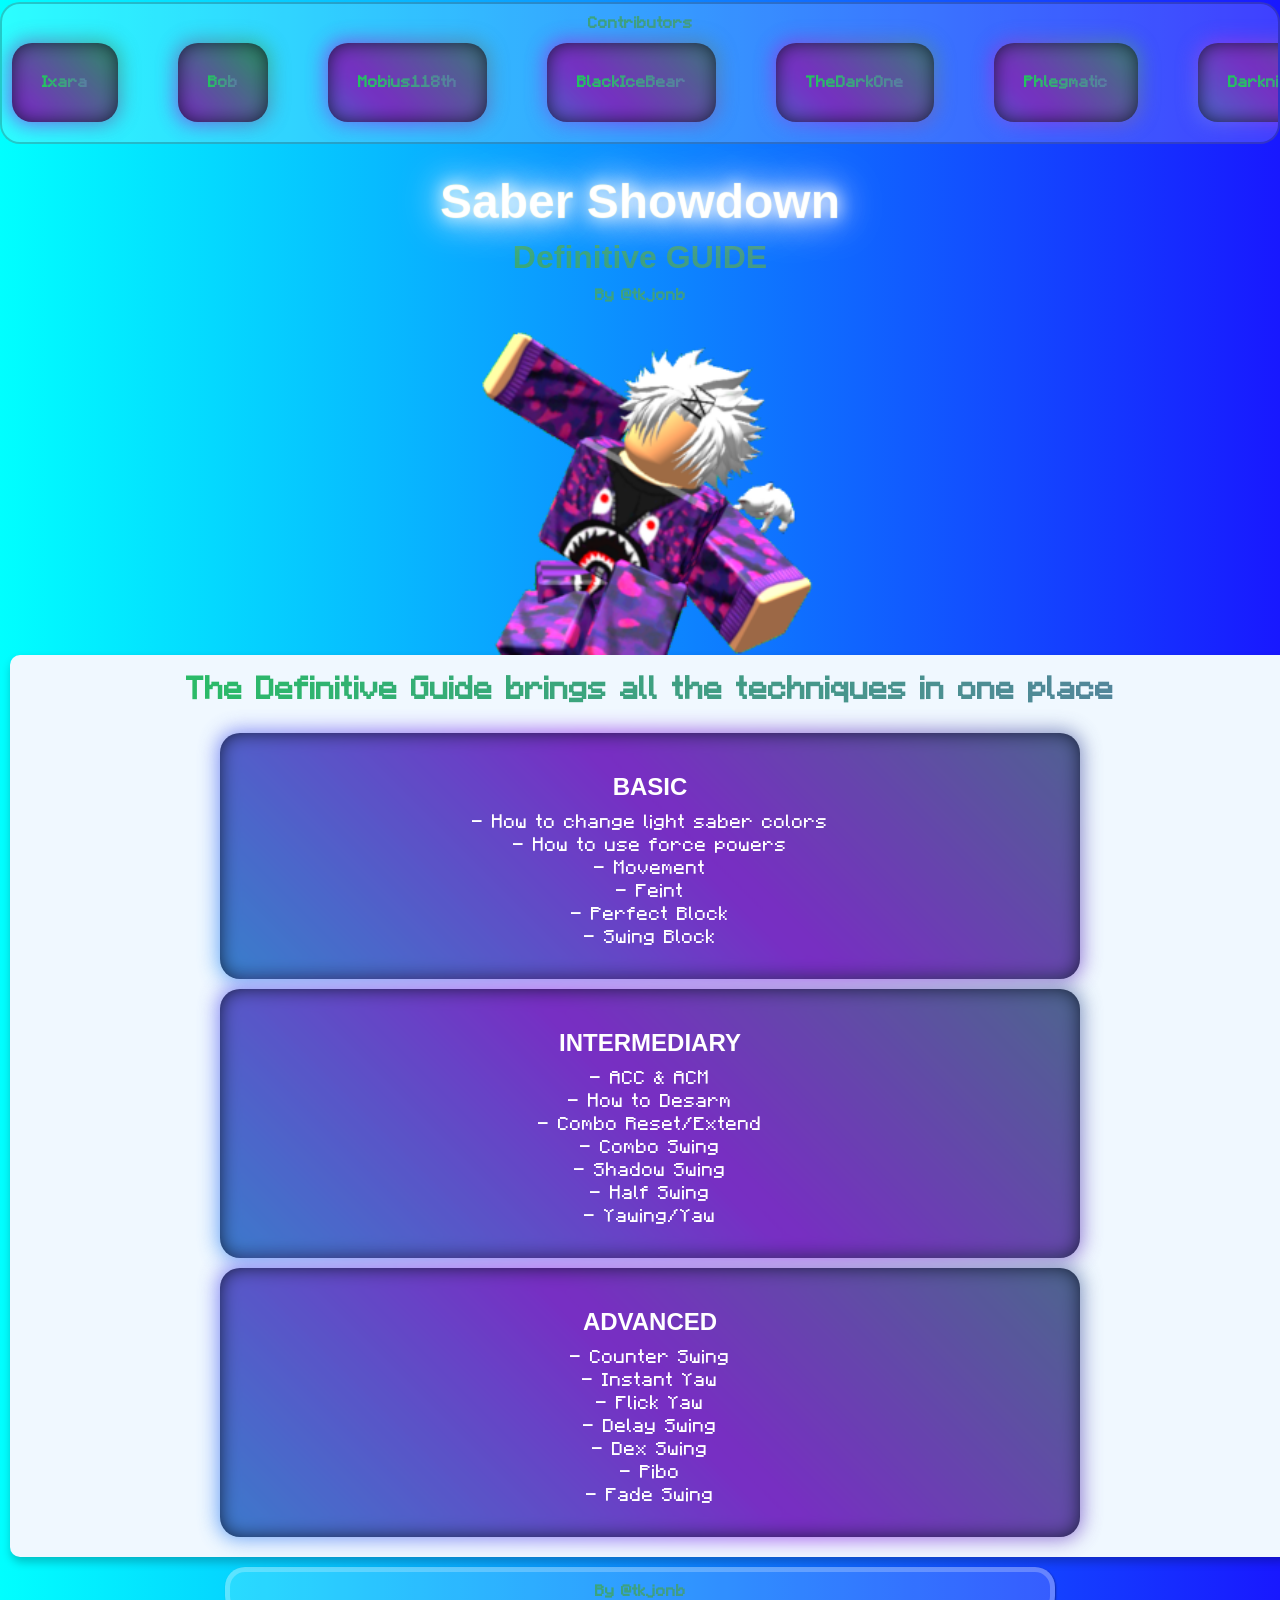
<file: index.html>
<!DOCTYPE html>
<html lang="en">
<head>
    <meta charset="UTF-8">
    <meta name="viewport" content="width=device-width, initial-scale=1.0">
    <title>Saber Showdown Definitive Guide</title>
    <link rel="stylesheet" href="styles/style.css">
    <link rel="stylesheet" href="styles/mediq.css">
    <link rel="shortcut icon" href="imgs/favicon.png" type="image/x-icon">
        <!-- Open Graph (Facebook, Discord, WhatsApp, etc.) -->
    <meta property="og:title" content="SS DEFINITIVE GUIDE">
    <meta property="og:description" content="The Definitive Guide for Saber Showdown - The Definitive Guide brings all the techniques in one place.">
    <meta property="og:image" content="https://tkjonb.github.io/SaberShowdownGUIDE/imgs/teka.png">
    <meta property="og:url" content="https://tkjonb.github.io/SaberShowdownGUIDE/">
    <meta property="og:type" content="website">
</head>
<body>
    <header>
        <!DOCTYPE html>
<html lang="en">
<head>
    <meta charset="UTF-8">
    <meta name="viewport" content="width=device-width, initial-scale=1.0">
    <title>SS GUIDE</title>
    <link rel="stylesheet" href="styles/style.css">
</head>
<body>
    <header><section class="contributors glow">
        <h3 class="gradient-text3">Contributors</h3>
  <div class="contributors-track">

    <div class="contributor glow-card glow">
      <span class="gradient-text3"><a href="https://www.youtube.com/@iXarai" target="_blank">Ixara</a></span>
    </div>

    <div class="contributor glow-card glow">
      <span class="gradient-text3"><a href="https://www.youtube.com/@Gamesforlife261" target="_blank">Bob</a></span>
    </div>
        <div class="contributor glow-card glow">
      <span class="gradient-text3"><a href="https://www.youtube.com/@mobius118th-" target="_blank">Mobius118th</a></span>
    </div>
        <div class="contributor glow-card glow">
      <span class="gradient-text3"><a href="https://www.youtube.com/@BlackIceCub" target="_blank">BlackIceBear</a></span>
    </div>
    <div class="contributor glow-card glow">
      <span class="gradient-text3"><a href="https://www.youtube.com/@theultimatefirestorm20" target="_blank">TheDarkOne</a></span>
    </div>
        <div class="contributor glow-card glow">
      <span class="gradient-text3"><a href="https://www.youtube.com/@Phlegmatic.1" target="_blank">Phlegmatic </a></span>
    </div>
    <div class="contributor glow-card glow">
      <span class="gradient-text3"><a href="https://www.youtube.com/@ColeJohnson-g1c" target="_blank">Darknightplease</a></span>
    </div>
        <div class="contributor glow-card glow">
      <span class="gradient-text3"><a href="https://www.youtube.com/@Jedi_Way" target="_blank">Jedi Way</a></span>
    </div>
        <div class="contributor glow-card glow">
      <span class="gradient-text3"><a href="https://www.youtube.com/@zeroOfPL" target="_blank">ItsZerooo</a></span>
    </div>
        <div class="contributor glow-card glow">
      <span class="gradient-text3"><a href="https://www.youtube.com/@Troyster_Ratsou" target="_blank">Troyser_Ratsou</a></span>
    </div>
        <div class="contributor glow-card glow">
      <span class="gradient-text3"><a href="https://www.youtube.com/@styxiaxx" target="_blank">Xenia</a></span>
    </div>
            <div class="contributor glow-card glow">
      <span class="gradient-text3"><a href="https://www.youtube.com/@Valveshin" target="_blank">Valve</a></span>
    </div>
                <div class="contributor glow-card glow">
      <span class="gradient-text3"><a href="https://www.youtube.com/@AnakinAbyss-q3f" target="_blank">Anakin Abyss</a></span>
    </div>
                    <div class="contributor glow-card glow">
      <span class="gradient-text3"><a href="https://www.youtube.com/@il.golden17" target="_blank">B-Gold</a></span>
    </div>
    
                    <div class="contributor glow-card glow">
      <span class="gradient-text3"><a href="https://www.youtube.com/@Lord_DreamSaber" target="_blank">Lord_Dream</a></span>
    </div>
            <div class="contributor glow-card glow">
      <span class="gradient-text3"><a href="https://www.youtube.com/@tkjonb" target="_blank">Liberty_Liberty</a></span>
    </div>

    <div class="contributor glow-card glow">
      <span class="gradient-text3"><a href="https://www.youtube.com/@Seeffs" target="_blank">Seef</a></span>
    </div></header>
    <main>
        <h1 class="gradient-text glowdefinitive">Saber Showdown</h1>
        <h2 class="gradient-text2 glow">Definitive GUIDE</h2>
        <h3 class="gradient-text3 glow">By <a href="https://www.roblox.com/pt/users/2312477038/profile" target="_blank">@tkjonb</a></h3>
        <img src="imgs/teka.png" alt="tkjonb">
    </main>
    <div class="zonewhite">
        <h2 class="h2a gradient-text2">The Definitive Guide brings all the techniques in one place</h2>
        <div class="glow-card zoom glow " onclick="window.location.href='basico.html'">
            <h2>BASIC</h2>
            <p>- How to change light saber colors</p>
            <p>- How to use force powers</p>
            <p>- Movement</p>
            <p>- Feint</p>
            <p>- Perfect Block</p>
            <p>- Swing Block</p>
        </div>
        <div class="glow-card zoom glow" onclick="window.location.href='intermediario.html'">
            <h2>INTERMEDIARY</h2>
            <p>- ACC & ACM</p>
            <p>- How to Desarm</p>
            <p>- Combo Reset/Extend</p>
            <p>- Combo Swing</p>
            <p>- Shadow Swing</p>
            <p>- Half Swing</p>
            <p>- Yawing/Yaw</p>
        </div>
        <div class="glow-card zoom glow" onclick="window.location.href='avancado.html'">
            <h2>ADVANCED</h2>
            <p>- Counter Swing</p>
            <p>- Instant Yaw</p>
            <p>- Flick Yaw</p>
            <p>- Delay Swing</p>
            <p>- Dex Swing</p>
            <p>- Pibo</p>
            <p>- Fade Swing</p>
        </div>
    </div>
</section>
</main>
   <footer><p class="gradient-text3 glow">By <a href="https://www.roblox.com/pt/users/2312477038/profile" target="_blank">@tkjonb</a></p></footer>
</body>
</html>
</file>
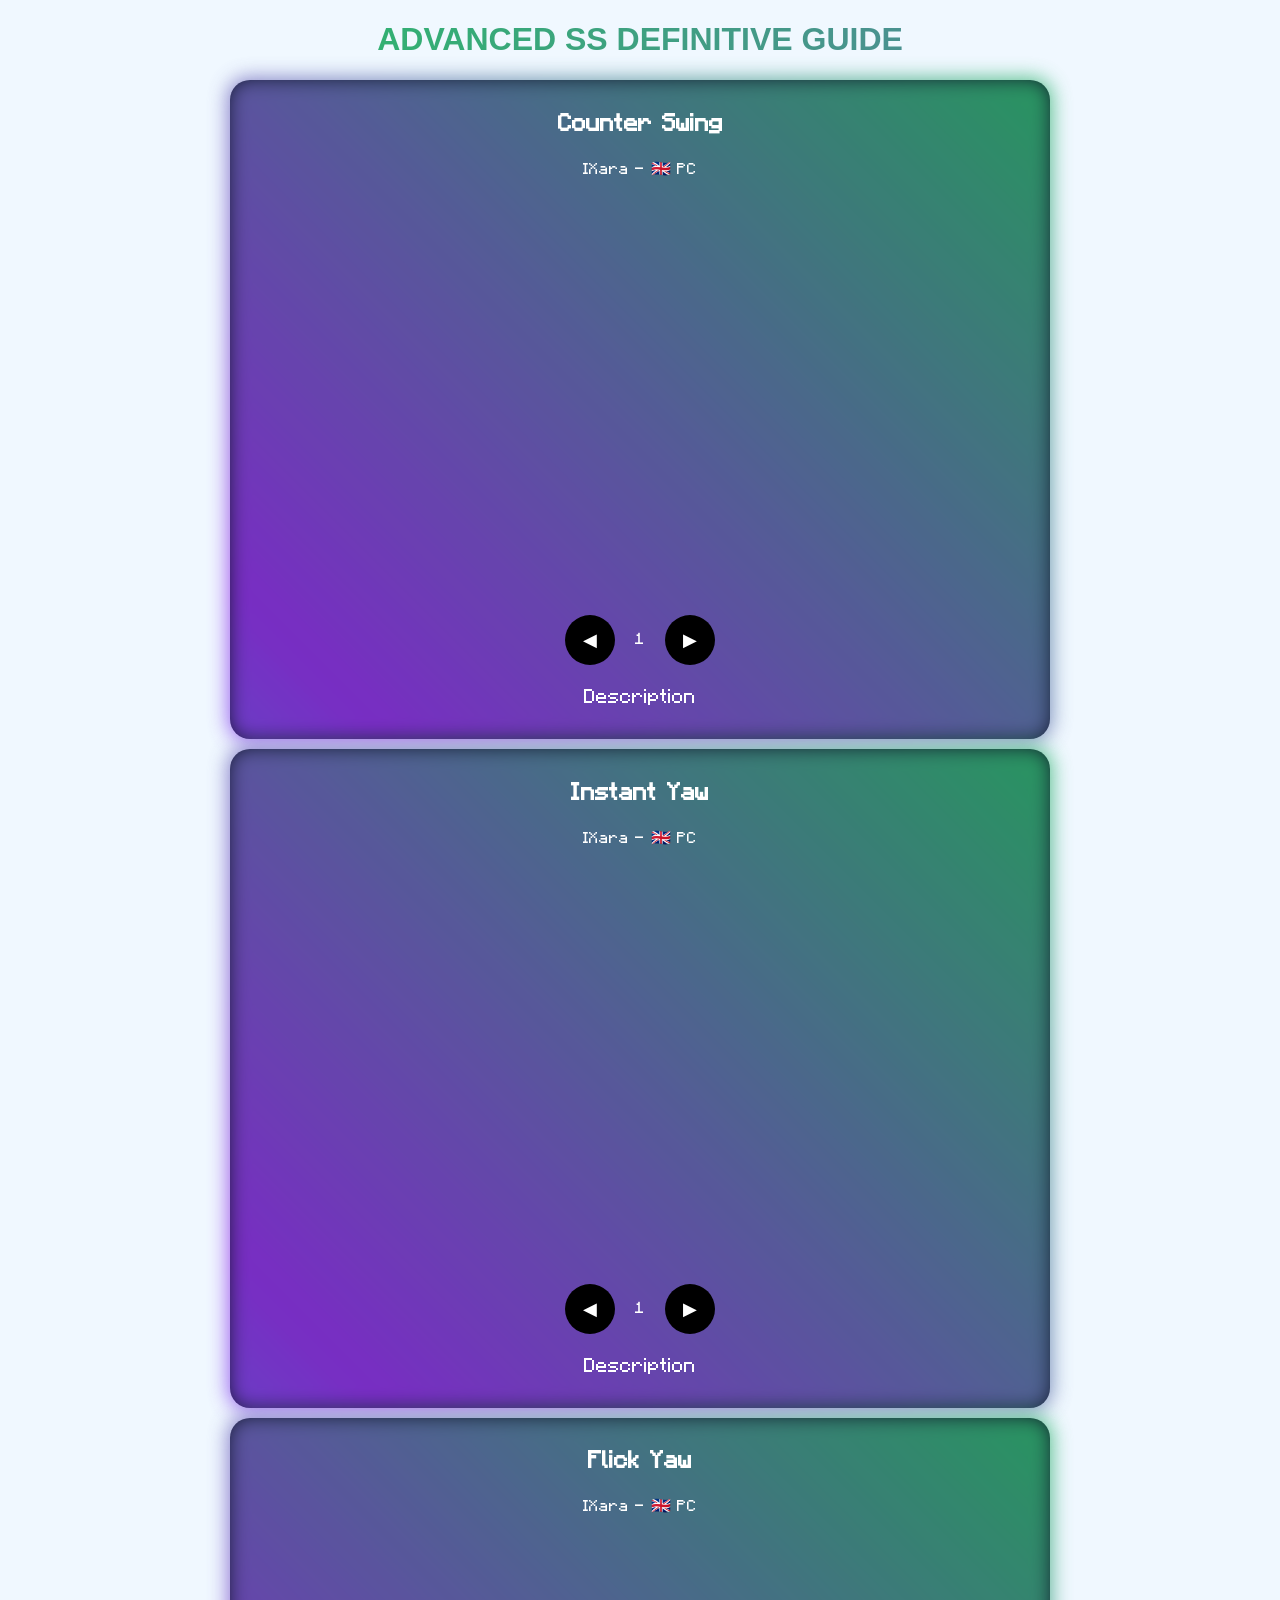
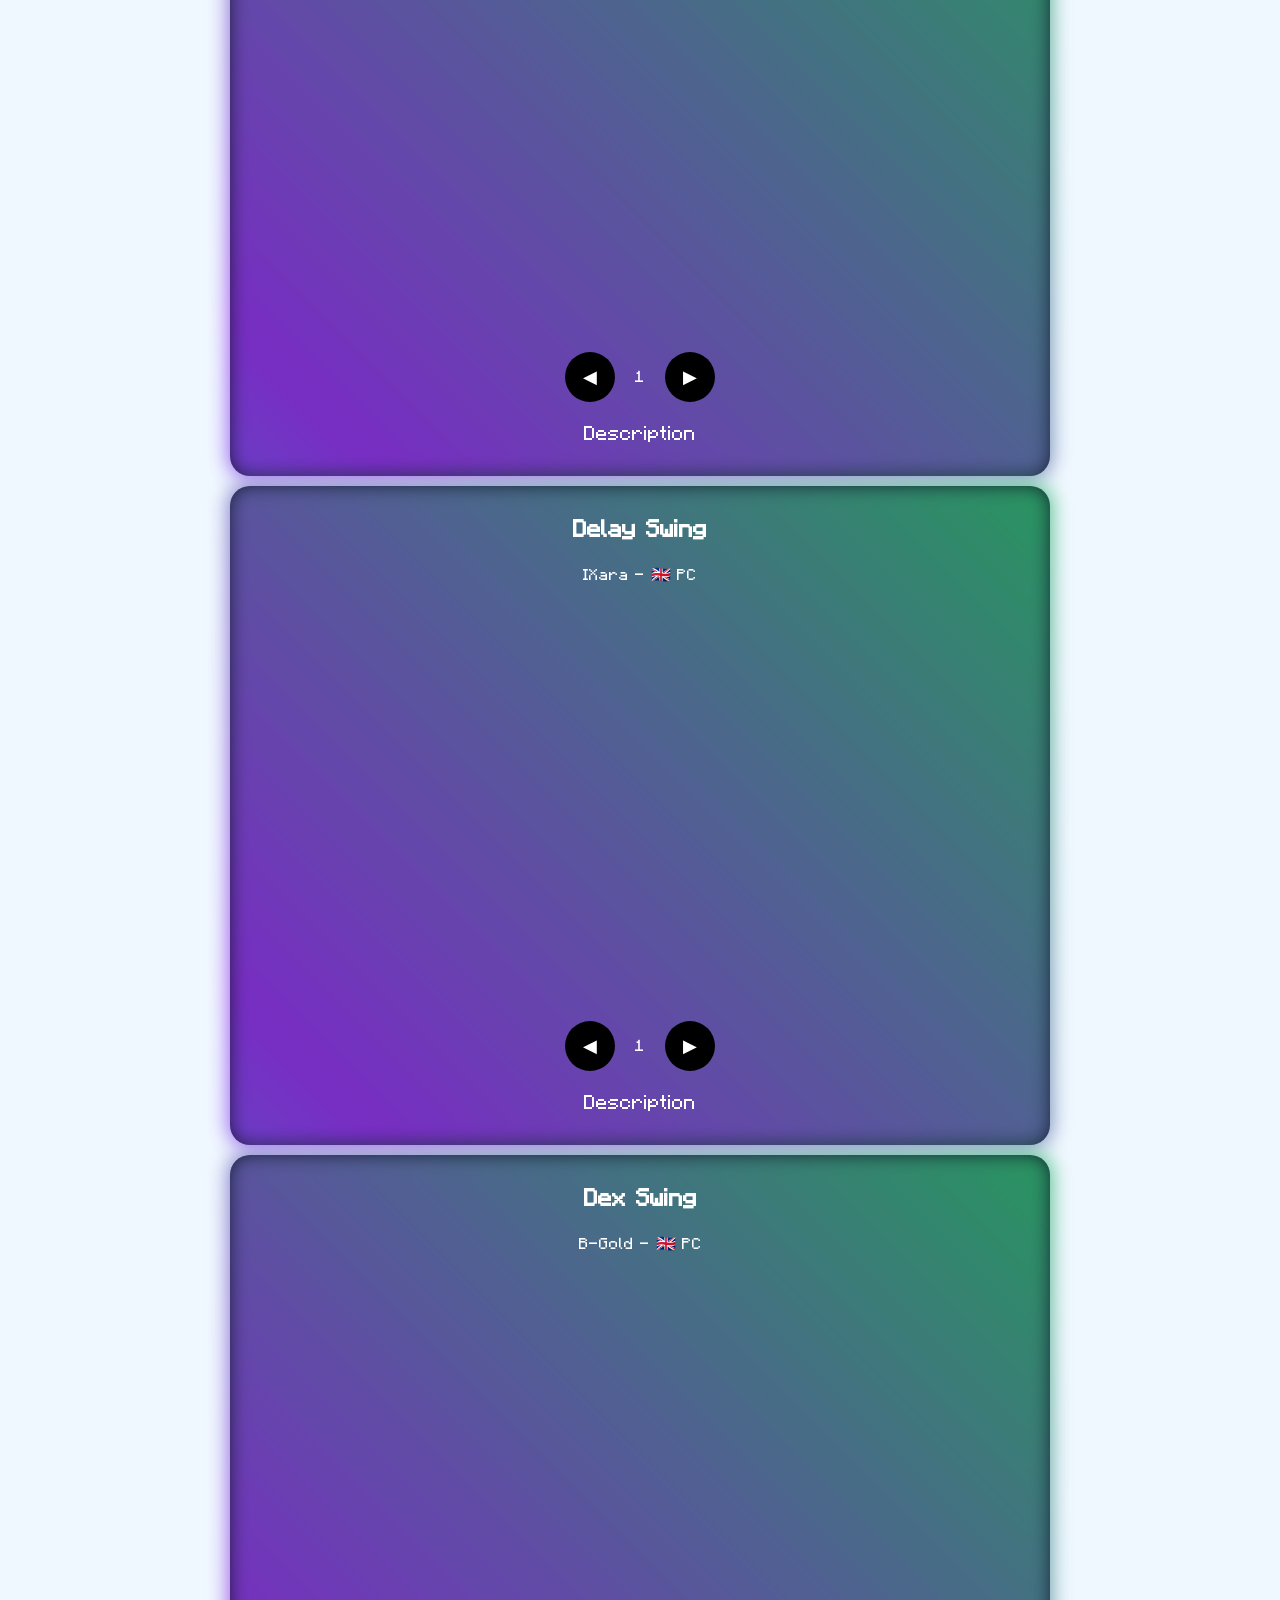
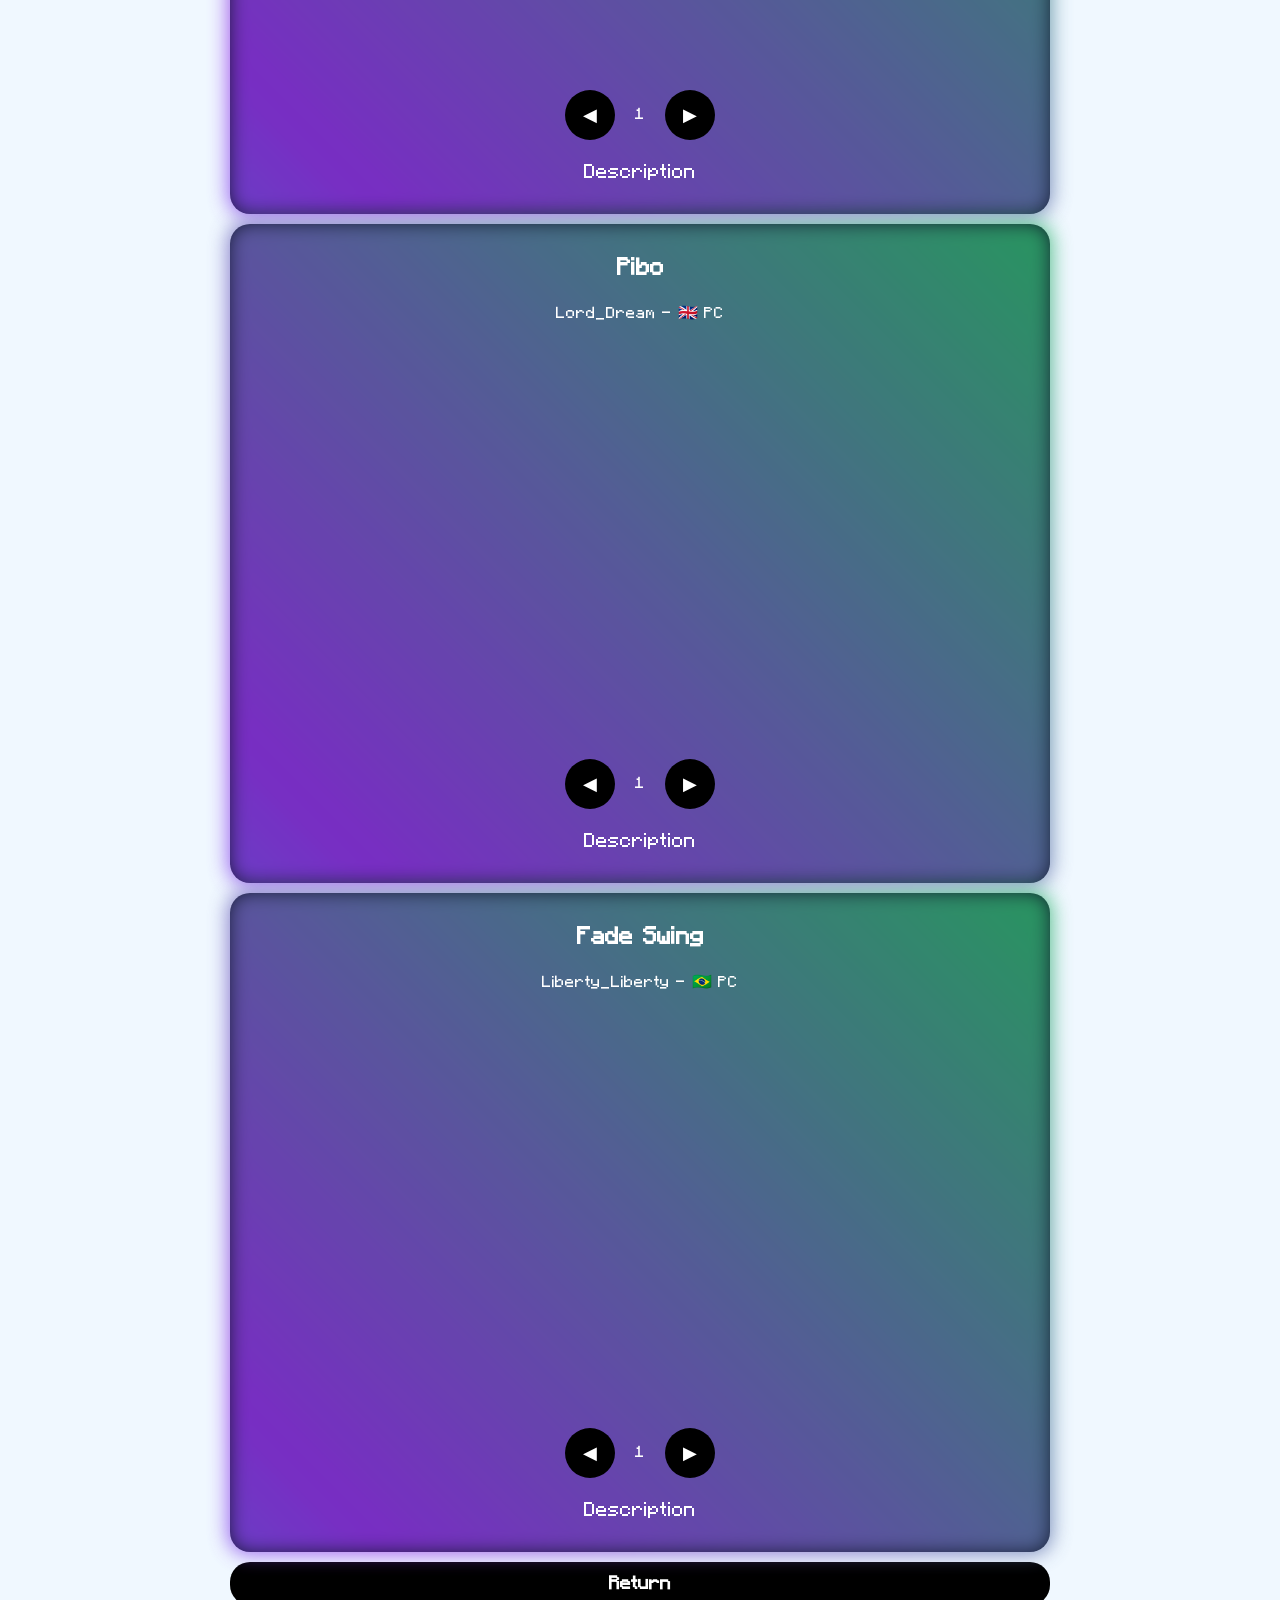
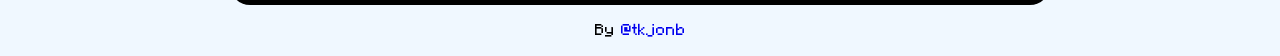
<file: avancado.html>
<!DOCTYPE html>
<html lang="en">
<head>
  <meta charset="UTF-8">
  <meta name="viewport" content="width=device-width, initial-scale=1.0">
  <title>Saber Showdown Definitive Guide</title>
  <link rel="stylesheet" href="styles/module.css">
  <link rel="stylesheet" href="styles/mqmodule.css">
  <link rel="shortcut icon" href="imgs/favicon.png" type="image/x-icon">
        <!-- Open Graph (Facebook, Discord, WhatsApp, etc.) -->
  <meta property="og:title" content="SS DEFINITIVE GUIDE">
  <meta property="og:description" content="The Definitive Guide for Saber Showdown - The Definitive Guide brings all the techniques in one place.">
  <meta property="og:image" content="https://tkjonb.github.io/SaberShowdownGUIDE/imgs/teka.png">
  <meta property="og:url" content="https://tkjonb.github.io/SaberShowdownGUIDE/basico.html">
  <meta property="og:type" content="website">
</head>
<body>
  <h1 class="gradient-text" style="font-size: 2em;">ADVANCED SS DEFINITIVE GUIDE</h1>
<!--________________________________________________________________________________-->
  <div class="card glow-card" data-videos='[
  {"src":"https://www.youtube.com/embed/n_ezSZK6X5I?si=pY8FJkk5qBcfnEhP","info":"IXara - 🇬🇧 PC"}
]'>

  <h2>Counter Swing</h2>

  <p class="video-info"></p>

  <iframe class="player"></iframe>

  <div class="controls zoom">
    <button class="prev ">◀</button>
    <span class="counter"></span>
    <button class="next ">▶</button>
  </div>

  <div class="expand"><p>Description</p></div>

  <div class="description">
    <p>Counters are done by anticipating your opponents swing, perfect blocking them, and then attacking back right as they hit you, this results in a very quick swing which hits your opponent in return. The counter swing window lasts 0.1 seconds after getting hit. If you perfect block a slow swing that’s the first swing of the enemy’s combo, you can do a maximum of 2 swings or however many swings you have left in your combo. If you perfect block in the middle of your opponents combo, you can combo regularly.</p>
  </div>
</div>
</div>


<!--________________________________________________________________________________-->
<div class="card glow-card" data-videos='[
  {"src":"https://www.youtube.com/embed/zu-QW3bZVlg?si=nO-n3pGqL7scNeoi","info":"IXara - 🇬🇧 PC"},
  {"src":"https://www.youtube.com/embed/tEeLeMn_aSI?si=uSgavHzaT85y_sSk","info":"Valve - 🇬🇧 PC"}
  
  ]'>

  <h2>Instant Yaw</h2>

  <p class="video-info"></p>

  <iframe class="player"></iframe>

  <div class="controls zoom">
    <button class="prev ">◀</button>
    <span class="counter"></span>
    <button class="next ">▶</button>
  </div>

  <div class="expand"><p>Description</p></div>

  <div class="description">
    <p>A technique that first points the attack starting point to the enemy and then starts the attack.[6] It can achieve high speed and makes it difficult for the opponent to defend perfectly .

It can be applied to shadow swing and masking by complementing normal attacks that are relatively easily defended .

The starting point of the 'A+ Attack' attack is right to the right of my character, and the attack distance in that direction is also long, so I often use this combination for a normal attack instant swing.

It is a basic lightsaber style that casts one normal attack with an instant swing.


1 basic lightsaber attack with 1 instant swing normal attack + flick yawwing Three combo swings were cast.

Instant swings have great synergy, especially with half swings .


The basic lightsaber style 1 has 1 normal attack + 3 half swings , all cast as instant swings.

Instant Swing Demonstration 4 by Former Official #1 User Chx
It is a basic lightsaber style that casts 1 normal attack + 3 half swings as an instant swing.

For reference, back yawwing is also a type of spontaneous swing.
Back Yawing Demonstration
With a basic lightsaber, 1 normal attack + 3 half swings are cast with instant swing / back yawwing .</p>
  </div>
</div>
<!--________________________________________________________________________________-->
<div class="card glow-card" data-videos='[
  {"src":"https://www.youtube.com/embed/0hpI3czTo9Y?si=FGOi9cdjN7no7l5C","info":"IXara - 🇬🇧 PC"},
  {"src":"https://www.youtube.com/embed/3u89kGDNPvY?si=bOV7I8SYtj0yh_Xs","info":"Mobius118th - 🇪🇸🇬🇧🇧🇷 PC"}
]'>

  <h2>Flick Yaw</h2>

  <p class="video-info"></p>

  <iframe class="player"></iframe>

  <div class="controls zoom">
    <button class="prev ">◀</button>
    <span class="counter"></span>
    <button class="next ">▶</button>
  </div>

  <div class="expand"><p>Description</p></div>

  <div class="description">
    <p>
    Yawing for fast attack speed. This refers to a yawwing where the attack starting point is pulled towards the opponent in an instant.[4] At first glance, it appears to be rotating randomly, but in reality, the attack start point is precisely pointed at the enemy by dragging.


With one basic lightsaber, 1 normal swing + 3 combo swings were cast with Flick Yawing.

Flick Yawing can also be mixed with a half swing .


It is a basic lightsaber style, 1 normal attack + 3 half swings , cast with Flick Yawing.


It is a basic lightsaber style, 1 normal attack + 3 half swings , cast with Flick Yawing.

It is usually very difficult to perfectly defend against a flick yaw , but there are those who can perfectly defend by understanding the direction of rotation and the opponent's attack pattern .

One thing to be careful of is that when using this technique, the distance from the opponent must be close. This is because the angle at which you need to turn with the flick yaw changes as the distance from the opponent changes, but if the distance from the opponent exceeds a certain level, the error becomes too large and the flick yaw does not unfold properly.

There is also a technique that increases the speed of Flick Yawing to the maximum. </p>
  </div>
</div>
<!--________________________________________________________________________________-->
  <div class="card glow-card" data-videos='[
  {"src":"https://www.youtube.com/embed/y27hsMXWLhc?si=FrM6uoYst0UdUjqU","info":"IXara - 🇬🇧 PC"},
  {"src":"https://www.youtube.com/embed/_iwIkZhvE6w?si=Ppz3AUxYV3e3WqTh","info":"Anakin Abyss - 🇬🇧 CONSOLE"}

  
]'>

  <h2>Delay Swing</h2>

  <p class="video-info"></p>

  <iframe class="player"></iframe>

  <div class="controls zoom">
    <button class="prev ">◀</button>
    <span class="counter"></span>
    <button class="next">▶</button>
  </div>

  <div class="expand"><p>Description</p></div>

  <div class="description">
    <p>It is a technique that aims for a critical hit by deceiving the opponent into thinking that the attack has ended . Use with delay yawling .

For example, while performing a combo swing , with the fourth attack remaining, stop yawling , move away from the opponent, fool the opponent into thinking that the attack is over, and then inflict a critical hit with a half swing on the opponent who is about to start his attack .
 in air versus hitting your opponent so there is no need to use dummies etc.
</p>
  </div>
</div>
<!--________________________________________________________________________________-->
<div class="card glow-card" data-videos='[
  {"src":"https://www.youtube.com/embed/yKHsp2M_ers?si=Zj7SLvlQr1i0Bxcz","info":"B-Gold - 🇬🇧 PC"}
]'>

  <h2>Dex Swing</h2>

  <p class="video-info"></p>

  <iframe class="player"></iframe>

  <div class="controls zoom">
    <button class="prev ">◀</button>
    <span class="counter"></span>
    <button class="next ">▶</button>
  </div>

  <div class="expand"><p>Description</p></div>

  <div class="description">
    <p>This is a technique that allows the combo to continue longer than the maximum number of times by using the skip function of the slash preparation phase of the slap , and requires high skill level.

How to do it (based on form 1):
As soon as the third swing hits the opponent, a slap is triggered and the combo count is reset. Press the attack button to continue the attack with a normal swing (Full Swing) .[3] At this time, the slap must be activated before the end of the slash phase . If you use slap later than this, a combo swing will be activated or the attack will be cut off, making it impossible to continue the attack.
</p>
  </div>
</div>
<!--________________________________________________________________________________-->
  <div class="card glow-card" data-videos='[
  {"src":"https://www.youtube.com/embed/MWR5dJ6tZbU?si=_q3PlRH4PsplhDLR","info":"Lord_Dream - 🇬🇧 PC"},
  {"src":"https://www.youtube.com/embed/fT57vkA7hVA?si=0I7qd9VINeatktuM","info":"Valen - 🇬🇧 MOBILE"}

  
]'>

  <h2>Pibo</h2>

  <p class="video-info"></p>

  <iframe class="player"></iframe>

  <div class="controls zoom">
    <button class="prev ">◀</button>
    <span class="counter"></span>
    <button class="next">▶</button>
  </div>

  <div class="expand"><p>Description</p></div>

  <div class="description">
    <p>
        None
</p>
  </div>
</div>
<!--________________________________________________________________________________-->
<div class="card glow-card" data-videos='[
  {"src":"https://www.youtube.com/embed/BiCfV6yH5s0?si=XEWNPBXCTa5nrhg3","info":"Liberty_Liberty - 🇧🇷 PC"},
  {"src":"https://www.youtube.com/embed/obOHn1VjRFA?si=nqqQ1KHICtssEcQg","info":" Phlegmatic  - 🇧🇷 MOBILE"}
]'>

  <h2>Fade Swing</h2>

  <p class="video-info"></p>

  <iframe class="player"></iframe>

  <div class="controls zoom">
    <button class="prev ">◀</button>
    <span class="counter"></span>
    <button class="next ">▶</button>
  </div>

  <div class="expand"><p>Description</p></div>

  <div class="description">
    <p> Fade Swing is an underrated, little-known, yet highly promising advanced technique that allows you to reset/extend an entire combo without needing to use slaps or special attacks/jumps.
</p>
  </div>

</div>
<!--________________________________________________________________________________-->
<div>
  <a href="index.html">
    <h3 class="card">Return</h3>
  </a>
</div>


<!--________________________________________________________________________________-->
<footer><p class="gradient-text3 glow">By <a href="https://www.roblox.com/pt/users/2312477038/profile" target="_blank">@tkjonb </a></p></footer>
<script>
document.querySelectorAll(".card").forEach(card => {

  const videos = JSON.parse(card.dataset.videos);
  let index = 0;

  const player = card.querySelector(".player");
  const info = card.querySelector(".video-info");
  const counter = card.querySelector(".counter");
  const prev = card.querySelector(".prev");
  const next = card.querySelector(".next");
  const expand = card.querySelector(".expand");
  const desc = card.querySelector(".description");

  function update(){
    player.src = videos[index].src;
    info.innerText = videos[index].info;
    counter.innerText = index + 1;
  }

  next.onclick = () => {
    index = (index + 1) % videos.length;
    update();
  };

  prev.onclick = () => {
    index = (index - 1 + videos.length) % videos.length;
    update();
  };

  expand.onclick = () => {
    desc.classList.toggle("open");
  };

  update();

});
</script>
</body>
</html>
</file>
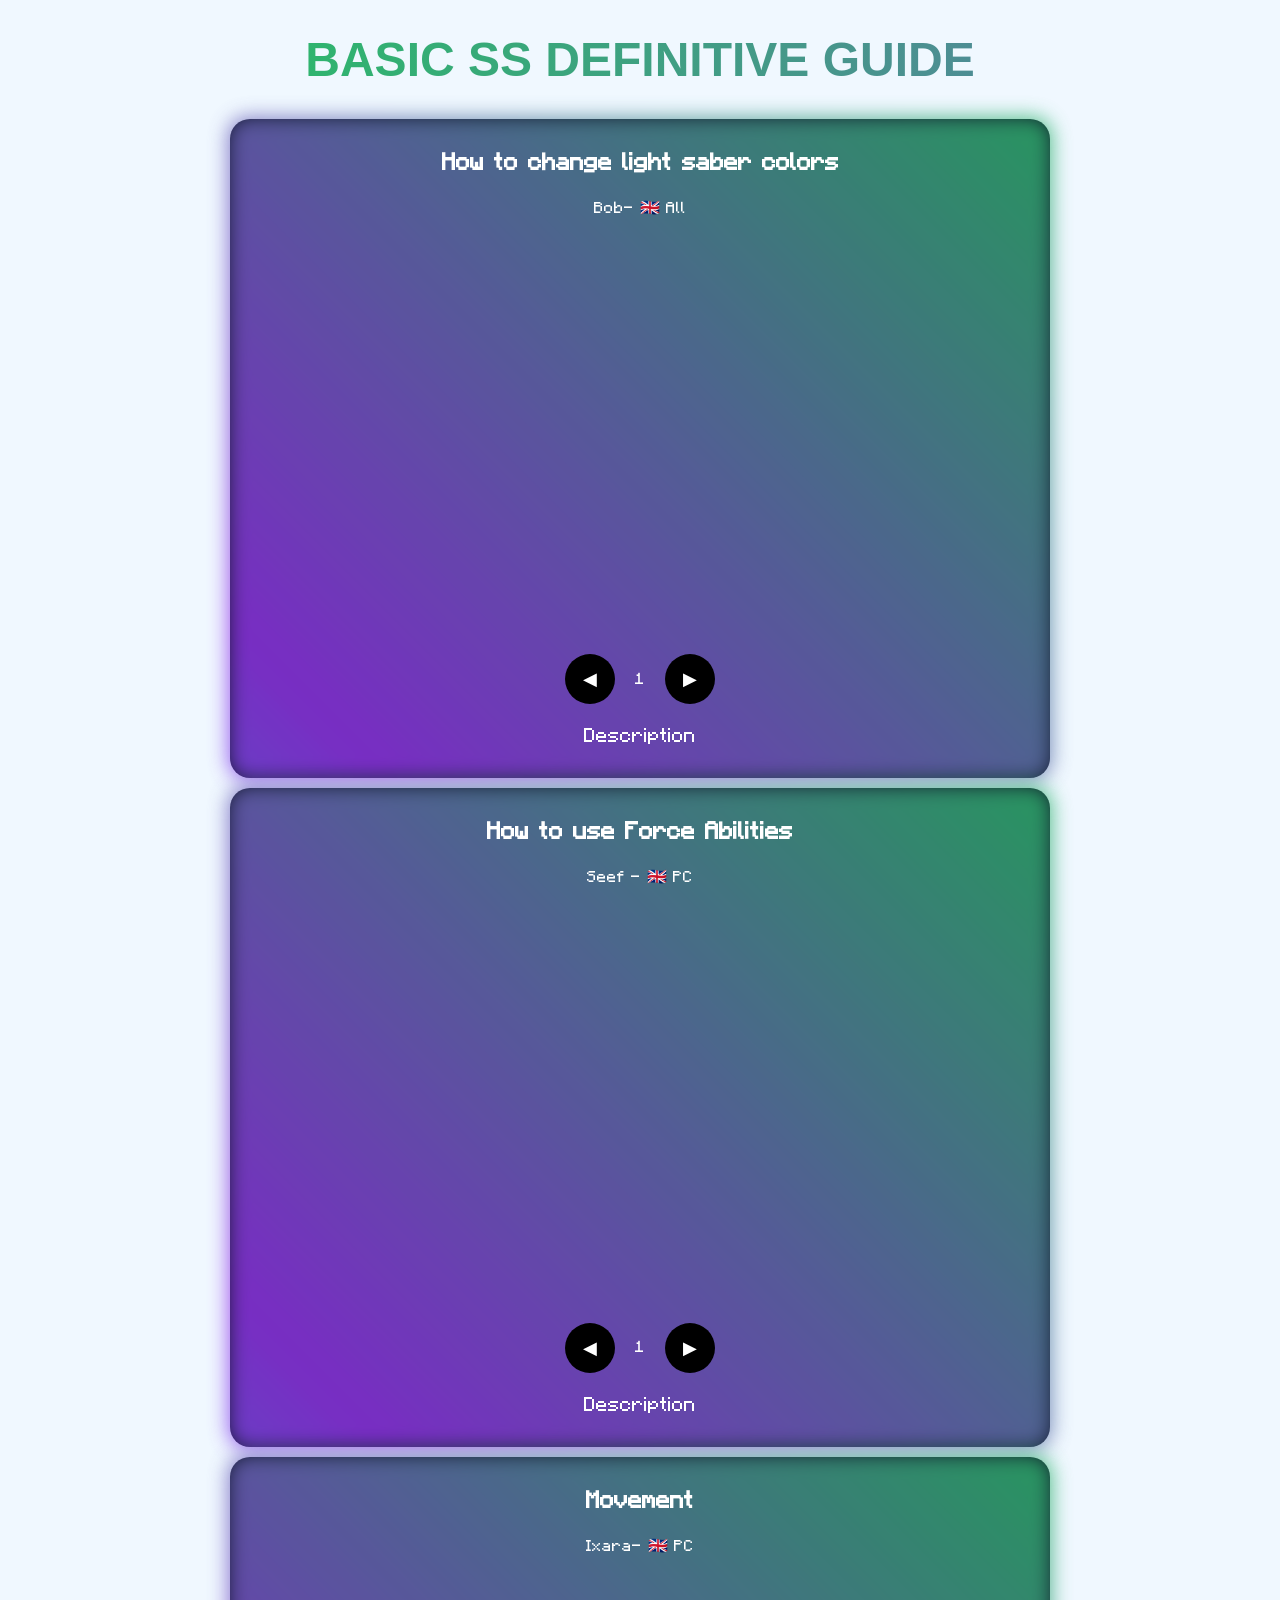
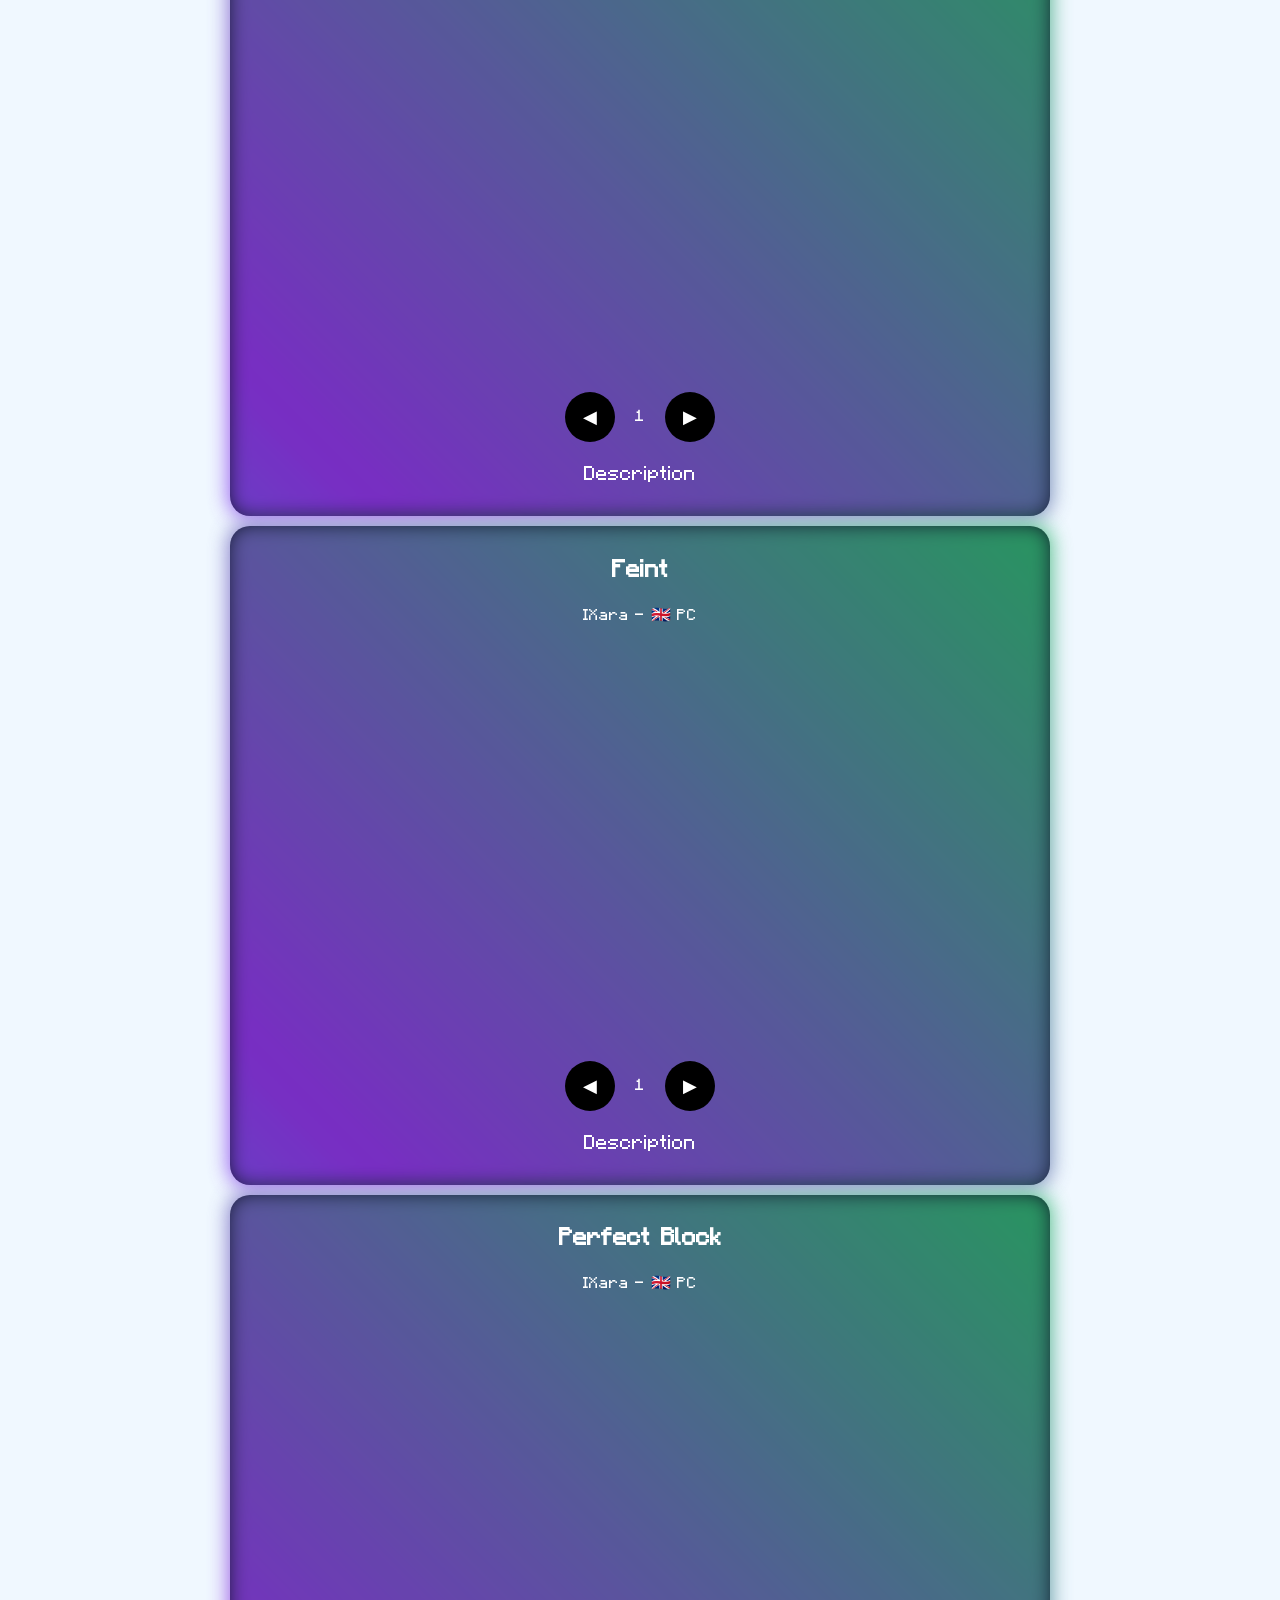
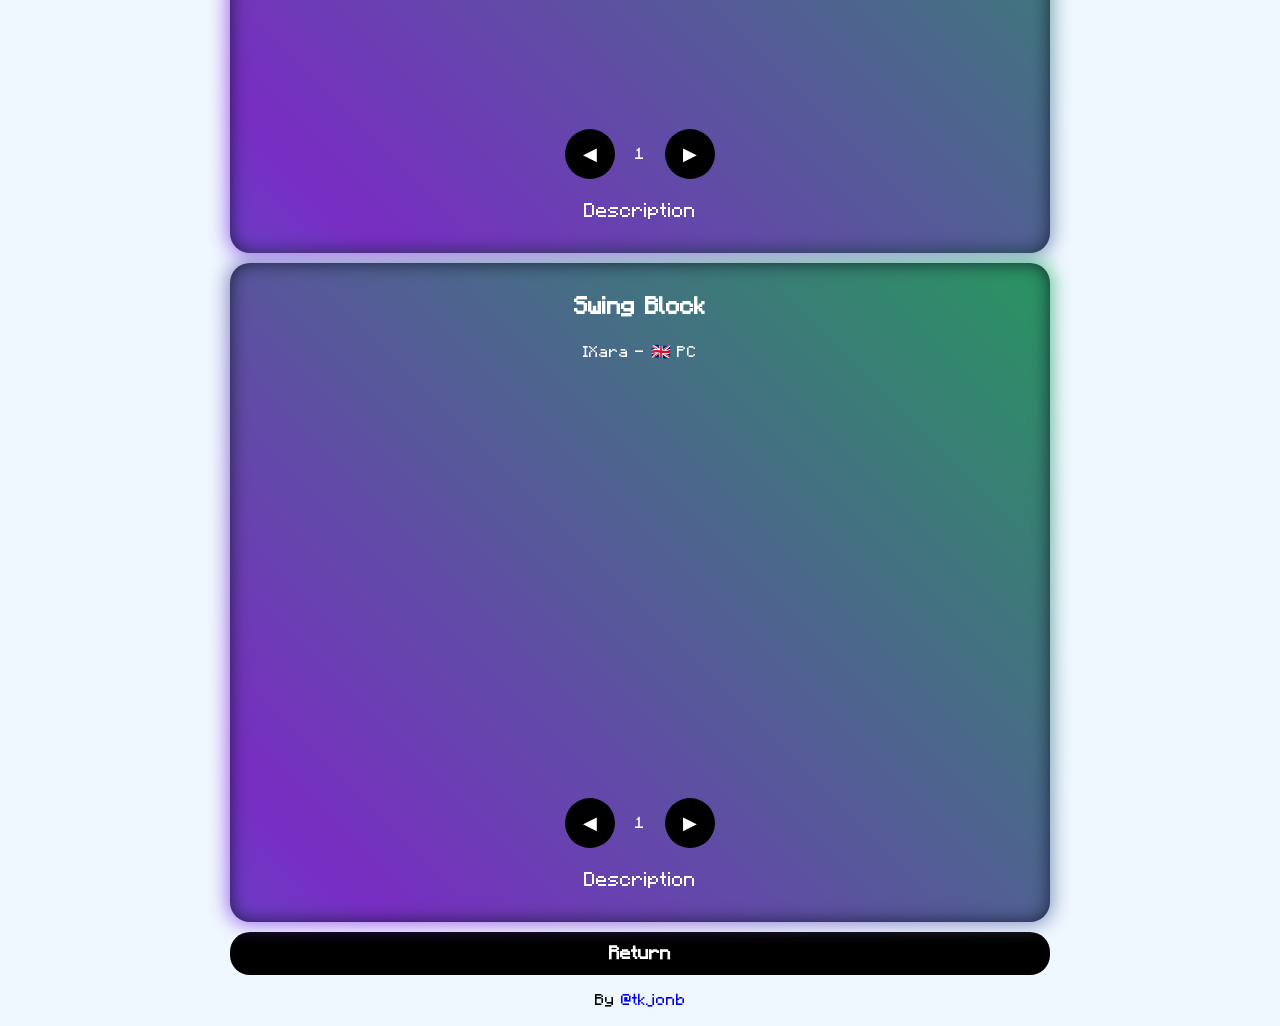
<file: basico.html>
<!DOCTYPE html>
<html lang="en">
<head>
  <meta charset="UTF-8">
  <meta name="viewport" content="width=device-width, initial-scale=1.0">
  <title>Saber Showdown Definitive Guide</title>
  <link rel="stylesheet" href="styles/module.css">
  <link rel="stylesheet" href="styles/mqmodule.css">
  <link rel="shortcut icon" href="imgs/favicon.png" type="image/x-icon">
        <!-- Open Graph (Facebook, Discord, WhatsApp, etc.) -->
  <meta property="og:title" content="SS DEFINITIVE GUIDE">
  <meta property="og:description" content="The Definitive Guide for Saber Showdown - The Definitive Guide brings all the techniques in one place.">
  <meta property="og:image" content="https://tkjonb.github.io/SaberShowdownGUIDE/imgs/teka.png">
  <meta property="og:url" content="https://tkjonb.github.io/SaberShowdownGUIDE/basico.html">
  <meta property="og:type" content="website">
</head>
<body>
  <h1 class="gradient-text">BASIC SS DEFINITIVE GUIDE</h1>
<!--________________________________________________________________________________-->
  <div class="card glow-card" data-videos='[
  {"src":"https://www.youtube.com/embed/g0Y6YirVE6g?si=IOgfjyRLFmdoxyHc","info":"Bob- 🇬🇧 All"}
]'>

  <h2>How to change light saber colors</h2>

  <p class="video-info"></p>

  <iframe class="player"></iframe>

  <div class="controls zoom">
    <button class="prev ">◀</button>
    <span class="counter"></span>
    <button class="next ">▶</button>
  </div>

  <div class="expand"><p>Description</p></div>

  <div class="description">
    <p>In the lobby you can press Edit to change your saber to other sabers that you own. 
  Some styles have different forms which you can customize in the top right. On the bottom right you can look at a basic overview on the stats of the lightsaber/form.
  Saber Stats
  Clicking on the color tab will allow you to change the color of your lightsaber. You can enter a custom lightsaber color with a hex code.</p>
  </div>
</div>
</div>
<!--________________________________________________________________________________-->
<div class="card glow-card" data-videos='[
  {"src":"https://www.youtube.com/embed/Uin9x9QuUWI?si=Z46gdUbEdf3z_nV5","info":"Seef - 🇬🇧 PC"},
  {"src":"https://www.youtube.com/embed/HQXv-pdgPaQ?si=9rLEvZwFk3_uvbcw","info":" Bob - 🇬🇧 MOBILE"}
]'>

  <h2>How to use Force Abilities</h2>

  <p class="video-info"></p>

  <iframe class="player"></iframe>

  <div class="controls zoom">
    <button class="prev ">◀</button>
    <span class="counter"></span>
    <button class="next ">▶</button>
  </div>

  <div class="expand"><p>Description</p></div>

  <div class="description">
    <p>Gain power focus by staring at an opponent for 3 seconds until you see smoke. The power focus you gain while looking at an opponent decays at the same rate that it increases. Having power focus will allow you to use different powers.

You can bind powers in the top left or use them by switching them with X and pressing F to use them. Saber throw is unique in that you just press C to use it.

Current powers include: Push, pull, grip, lightning, speed, sense, throw, and jump.

Some notable power interactions include:

    You can use powers on opponents with less than 20 power points without needing power focus.
    Using pull/push on an enemy that is running will do a super push which will push them farther and knock them over.
    Using pull/push while being choked will do a super push on the choker even if you don’t have power focus.
    Lightning stops people from attacking if you have power focus.
    Getting hit without perfect blocking will result in losing 0.25 seconds of power focus.
</p>
  </div>

</div>
<!--________________________________________________________________________________-->
<div class="card glow-card" data-videos='[
  {"src":"https://www.youtube.com/embed/NNg2v3RC5vY?si=ID4MnLYoPxXXAXog","info":"Ixara- 🇬🇧 PC"}]'>

  <h2>Movement</h2>

  <p class="video-info"></p>

  <iframe class="player"></iframe>

  <div class="controls zoom">
    <button class="prev ">◀</button>
    <span class="counter"></span>
    <button class="next ">▶</button>
  </div>

  <div class="expand"><p>Description</p></div>

  <div class="description">
    <p>Movement is the fundamental core of any game. It is achieved by using the joystick on mobile or WASD on PC.Saber Showdown at its core has the same movement, with a few quirks.

    Pressing S automatically slows down a player considerably, making retreating using A and S significantly faster and safer.
    Pressing the spacebar or jump button will allow a player to do a normal jump, while holding jump allows a player to force jump, gaining in height while consuming force points. Jumping backwards prevents force jumping.
        The maximum speed of a force jump is equal to the speed the player was at the moment they hit the jump button.
        It is possible to start accelerating in other directions in the middle of a force jump.
    Hitting ctrl or the crouch button makes the user crouch, preventing them from being slapped, slowing down their movement speed, and preventing stamina regeneration.
        Hitting crouch and a movement direction right after landing allows the user to do a roll in a direction of their choosing, moving rapidly and escaping potential harm for a brief period.
    Holding down shift on PC, or toggling walk on mobile allows the user to walk, regenerating stamina, lessens the effects of force pull and force push, lowering movement speed, and giving a 20% attack buff.</p>
  </div>
</div>
<!--________________________________________________________________________________-->
<div class="card glow-card" data-videos='[
  {"src":"https://www.youtube.com/embed/UzdTdPxahp4?si=-RLPBJCXc_y0AEt1","info":"IXara - 🇬🇧 PC"},
  {"src":"https://www.youtube.com/embed/lMU60_9cSj8?si=lKPnApmg3_GuXiuG","info":" BlackIceBear - 🇬🇧 PC"}
]'>

  <h2>Feint</h2>

  <p class="video-info"></p>

  <iframe class="player"></iframe>

  <div class="controls zoom">
    <button class="prev ">◀</button>
    <span class="counter"></span>
    <button class="next ">▶</button>
  </div>

  <div class="expand"><p>Description</p></div>

  <div class="description">
    <p>
    How to Feint: Press your attack button (M1/R1) immediately followed by or simultaneously with your ignite button (usually X or Q) to interrupt the swing animation.
    Purpose: Feinting forces opponents to react to a fake swing, causing them to miss their perfect block timing. This leaves them vulnerable to a follow-up attack.
    Usage: Highly effective against opponents who rely on consistent perfect blocking, as it disrupts their timing and forces them to re-evaluate their defense</p>
  </div>
</div>
<!--________________________________________________________________________________-->
  <div class="card glow-card" data-videos='[
  {"src":"https://www.youtube.com/embed/qMX_RDI55GY?si=9-aa54N62eyx9rRK","info":"IXara - 🇬🇧 PC"},
  {"src":"https://www.youtube.com/embed/CKSOQwljLig?si=PzHJn8S4R9BIeXjW","info":"TheDarkOne- 🇬🇧 PC"}
]'>

  <h2>Perfect Block</h2>

  <p class="video-info"></p>

  <iframe class="player"></iframe>

  <div class="controls zoom">
    <button class="prev ">◀</button>
    <span class="counter"></span>
    <button class="next">▶</button>
  </div>

  <div class="expand"><p>Description</p></div>

  <div class="description">
    <p>
Perfect blocking is very important, and also one of the hardest to get consistent.

Being good at perfect blocking requires good knowledge of the zones, quick reactions and an element of prediction.

To perfect block, you simply move your mouse to the designated area the swing is coming from - if your opponent swings WA then you look to their top left, for example.

Successfully perfect blocking results in you losing no BP from an opponents swing, so they are crucial to surviving duels.

Advice and good habit:

    Crosshair placement: Always keep your crosshair high above the opponents head around the area of the ‘W’ zone. This allows quick reaction to the most common (W, WD, WA) swings.

    Overlaps: Try to figure out any areas of overlap, for example there are places you can look that will block both SD and D swings/SA and A swings in one location.

    Distance: Distance affects the area of the zones, because they are relative to the model. This means that the closer you are, the more extreme your mouse movements need to be. Also, keeping your distance gives you a longer chance to react and makes PBing easier.
</p>
  </div>
</div>
<!--________________________________________________________________________________-->
<div class="card glow-card" data-videos='[
  {"src":"https://www.youtube.com/embed/anMWsvDvmVk?si=enakZVBiWQvJwvIG","info":"IXara - 🇬🇧 PC"},
  {"src":"https://www.youtube.com/embed/AYzUYZ_YvVw?si=UX3SlxL5aIrN7rID","info":"Darknightplease- 🇬🇧 MOBILE"}
]'>

  <h2>Swing Block</h2>

  <p class="video-info"></p>

  <iframe class="player"></iframe>

  <div class="controls zoom">
    <button class="prev ">◀</button>
    <span class="counter"></span>
    <button class="next ">▶</button>
  </div>

  <div class="expand"><p>Description</p></div>

  <div class="description">
    <p>Swing blocking is one of the most fundamental parts to being good at dueling in MB2. Swing blocking allows you to attack your opponent whilst simultaneously blocking, meaning that you cannot be slapped or disarmed.

You are also able to regenerate block points while swing blocking.

To swing block, simply tap left click to attack, and then hold down right click straight after.


</p>
  </div>
</div>
<div>
  <a href="index.html">
    <h3 class="card">Return</h3>
  </a>
</div>
<!--________________________________________________________________________________-->
<footer><p class="gradient-text3 glow">By <a href="https://www.roblox.com/pt/users/2312477038/profile" target="_blank">@tkjonb </a></p></footer>
<script>
document.querySelectorAll(".card").forEach(card => {

  const videos = JSON.parse(card.dataset.videos);
  let index = 0;

  const player = card.querySelector(".player");
  const info = card.querySelector(".video-info");
  const counter = card.querySelector(".counter");
  const prev = card.querySelector(".prev");
  const next = card.querySelector(".next");
  const expand = card.querySelector(".expand");
  const desc = card.querySelector(".description");

  function update(){
    player.src = videos[index].src;
    info.innerText = videos[index].info;
    counter.innerText = index + 1;
  }

  next.onclick = () => {
    index = (index + 1) % videos.length;
    update();
  };

  prev.onclick = () => {
    index = (index - 1 + videos.length) % videos.length;
    update();
  };

  expand.onclick = () => {
    desc.classList.toggle("open");
  };

  update();

});
</script>
</body>
</html>
</file>
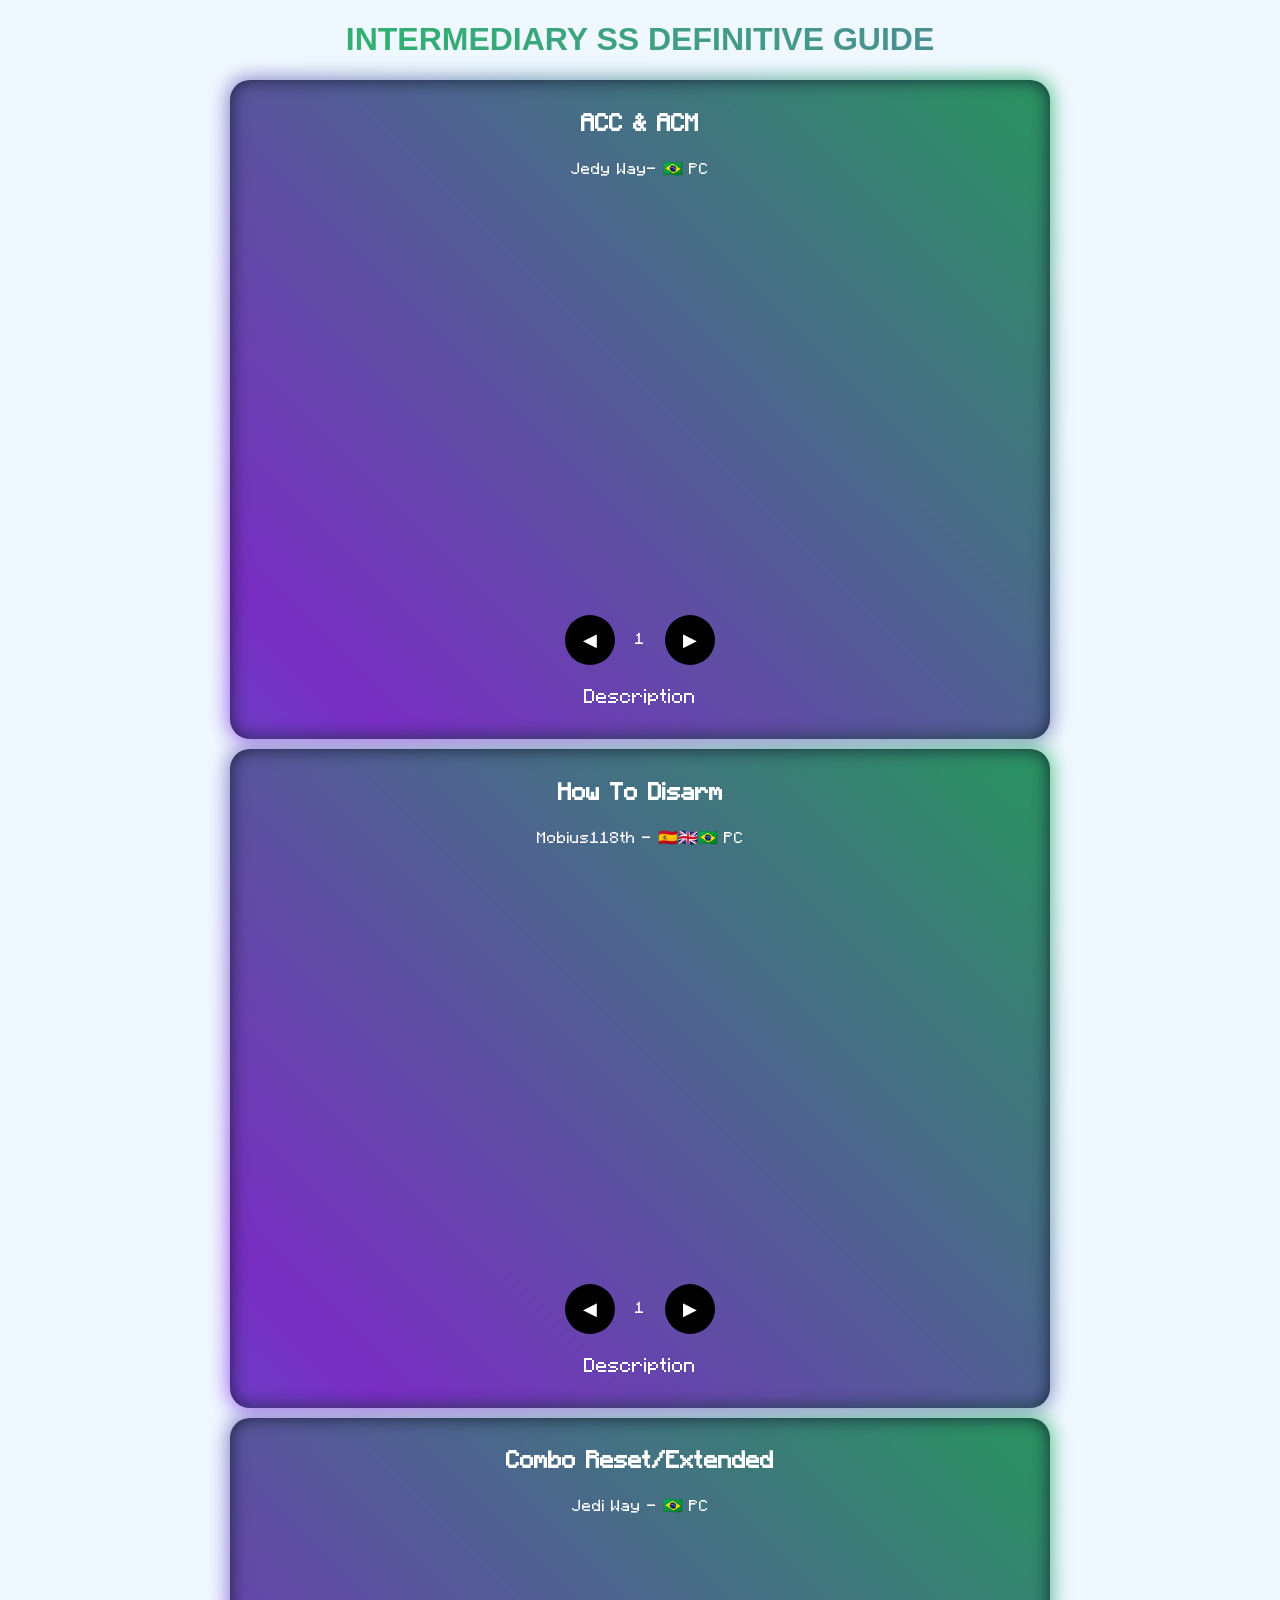
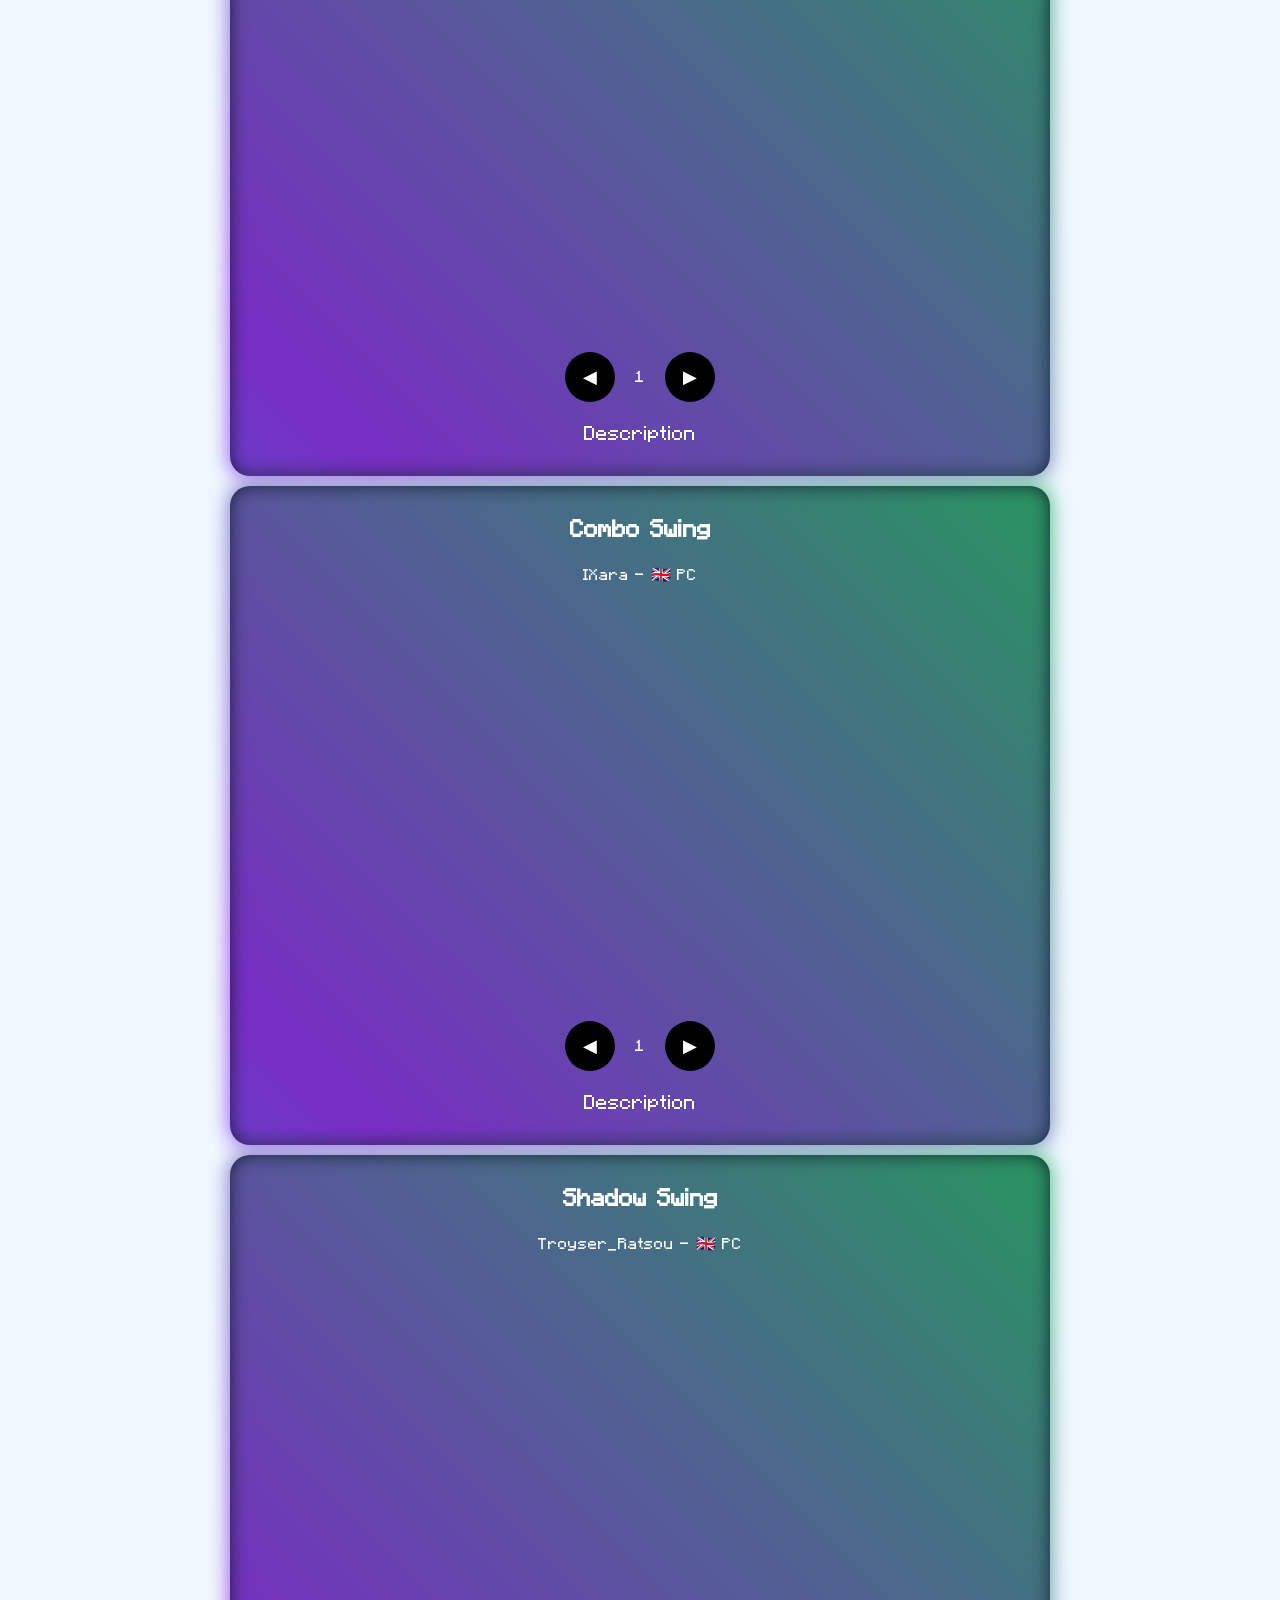
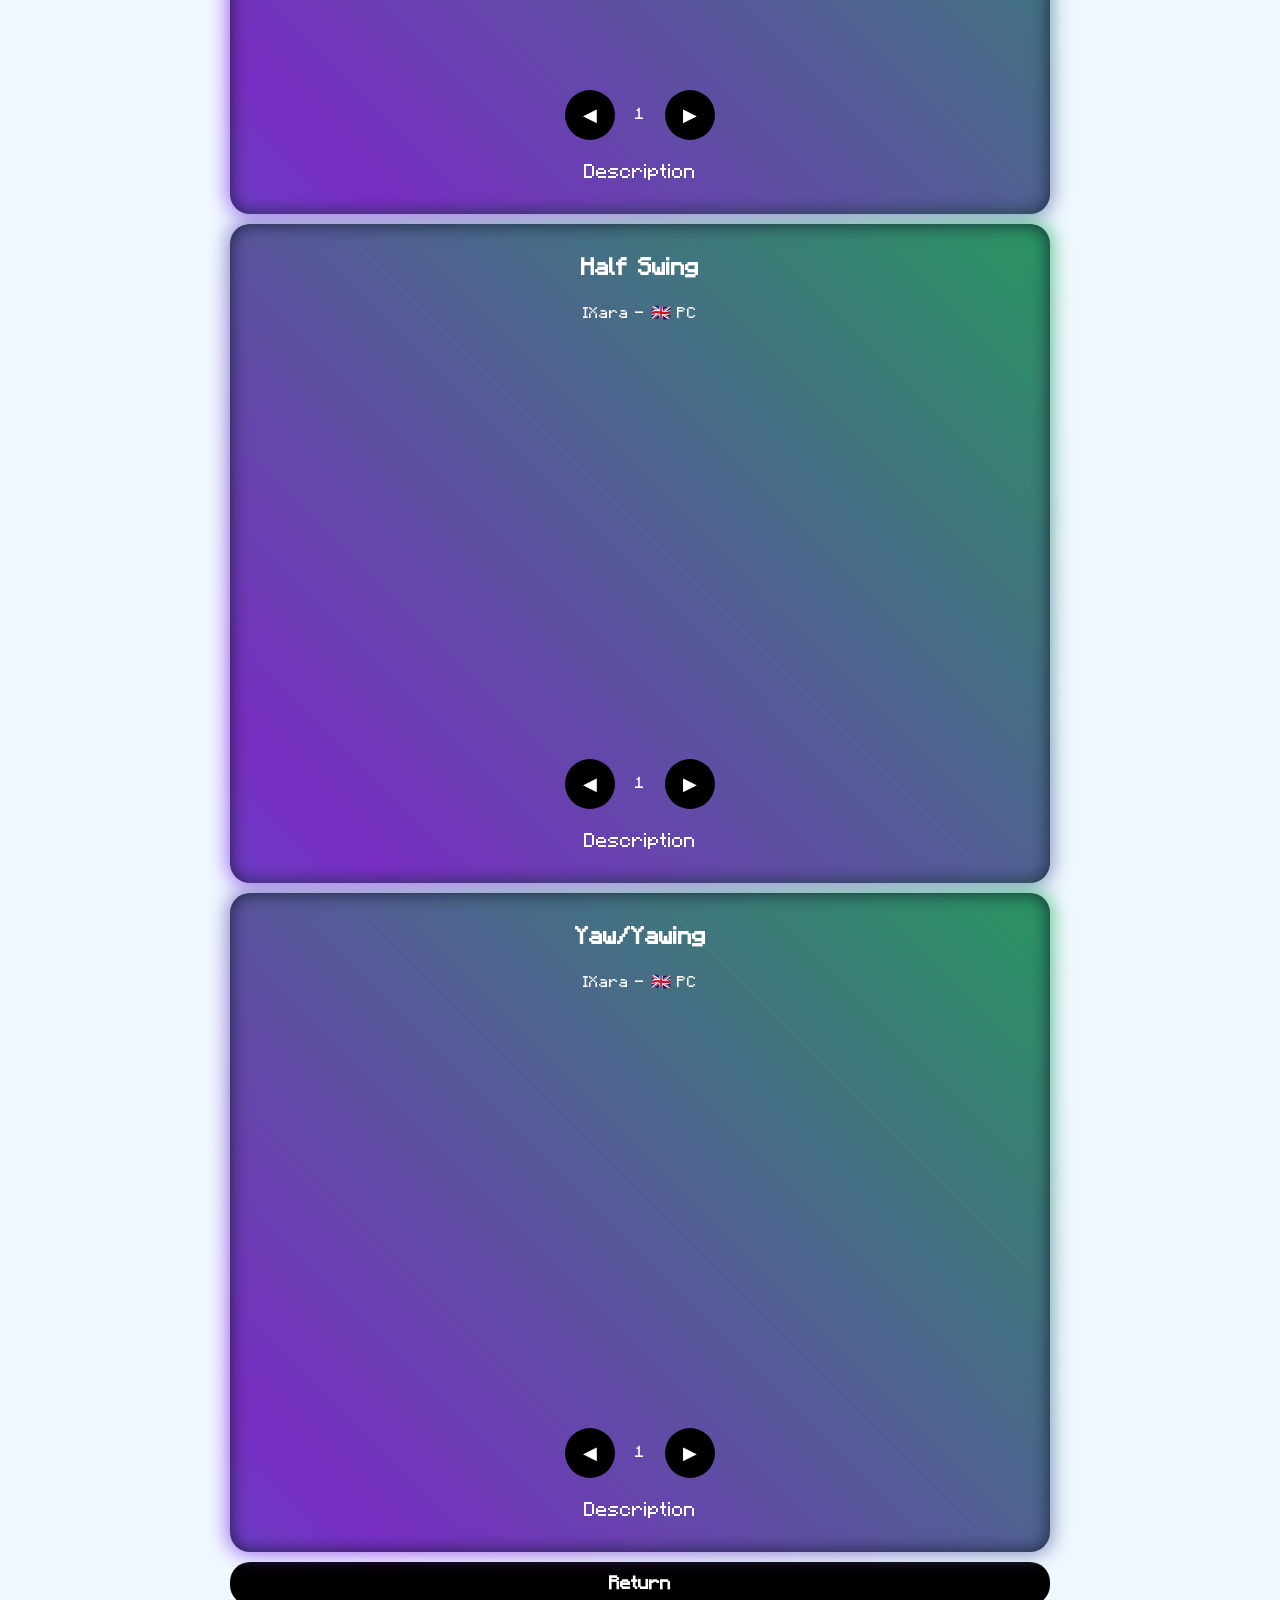
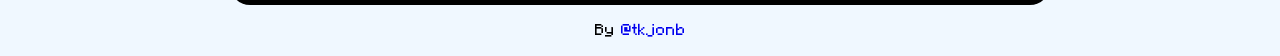
<file: intermediario.html>
<!DOCTYPE html>
<html lang="en">
<head>
  <meta charset="UTF-8">
  <meta name="viewport" content="width=device-width, initial-scale=1.0">
  <title>Saber Showdown Definitive Guide</title>
  <link rel="stylesheet" href="styles/module.css">
  <link rel="stylesheet" href="styles/mqmodule.css">
  <link rel="shortcut icon" href="imgs/favicon.png" type="image/x-icon">
        <!-- Open Graph (Facebook, Discord, WhatsApp, etc.) -->
  <meta property="og:title" content="SS DEFINITIVE GUIDE">
  <meta property="og:description" content="The Definitive Guide for Saber Showdown - The Definitive Guide brings all the techniques in one place.">
  <meta property="og:image" content="https://tkjonb.github.io/SaberShowdownGUIDE/imgs/teka.png">
  <meta property="og:url" content="https://tkjonb.github.io/SaberShowdownGUIDE/basico.html">
  <meta property="og:type" content="website">
</head>
<body>
  <h1 class="gradient-text" style="font-size: 2em;">INTERMEDIARY SS DEFINITIVE GUIDE</h1>
<!--________________________________________________________________________________-->
  <div class="card glow-card" data-videos='[
  {"src":"https://www.youtube.com/embed/WXPhavhYufI?si=iNWoSAaLHgsmblvL","info":"Jedy Way- 🇧🇷 PC"}
]'>

  <h2>ACC & ACM</h2>

  <p class="video-info"></p>

  <iframe class="player"></iframe>

  <div class="controls zoom">
    <button class="prev ">◀</button>
    <span class="counter"></span>
    <button class="next ">▶</button>
  </div>

  <div class="expand"><p>Description</p></div>

  <div class="description">
    <p>ACM allows you to do more damage per swing. The higher your ACM value, the more damage each of your swings does. In order to get ACM you need to get ACC.

ACC is built by successfully hitting your opponent whilst not being hit yourself, or perfect blocking their hits.

ACC cannot be built on subsequent combo hits, so if you hit a 4 hit combo, you won’t get +4 ACC, just +1 from the first body hit of the combo.

ACC cannot be built if your opponent perfect blocks the swing, so make sure your crosshair flashes red to signify that you’re hitting them successfully.

You gain +1 ACM when when, with:
Blue/Cyan: You get +8 ACC.
Yellow/White/Green : You get +6 ACC.
Red/Purple: You get +4 ACC.

Any successive hits after achieving 1 ACM add to your ACM stack. For example, if you got a +8 body hit advantage on an opponent you would get 3 ACM (+1 for the first 6 hits, +1 for the 7th, +1 for the 8th.)

Light styles (Blue and Cyan) lose -2 ACC upon being body hit rather than every other style’s -1.

ACM values are as follows:
+1 ACM: 1.2x damage.
+2 ACM: 1.4x damage.
+3 ACM: 1.6x damage… etc
+9 ACM (limit): 2.6x damage.

The best way to build ACM is by shadow swinging and half swinging (see later).</p>
  </div>
</div>
</div>
<!--________________________________________________________________________________-->
<div class="card glow-card" data-videos='[
  {"src":"https://www.youtube.com/embed/2UUY_Nj2coE?si=RjvWBD3dcvIHigkc","info":"Mobius118th - 🇪🇸🇬🇧🇧🇷 PC"},
  {"src":"https://www.youtube.com/embed/hqSjz6Bdyt4?si=utOcky5ZKIAezfZe","info":" Bob - 🇬🇧 MOBILE"}
]'>

  <h2>How To Disarm</h2>

  <p class="video-info"></p>

  <iframe class="player"></iframe>

  <div class="controls zoom">
    <button class="prev ">◀</button>
    <span class="counter"></span>
    <button class="next ">▶</button>
  </div>

  <div class="expand"><p>Description</p></div>

  <div class="description">
    <p>Timing: Time your block (Right Click) for the exact moment the opponent's lightsaber is about to hit you.
    Direction: Move your mouse/camera to match the direction of the incoming strike while blocking.
    Result: A successful PB forces the opponent to briefly lose their weapon, creating an opening for a quick attack.
</p>
  </div>

</div>
<!--________________________________________________________________________________-->
<div class="card glow-card" data-videos='[
  {"src":"https://www.youtube.com/embed/MMcKcX4TL-Q?si=EYydDppaOxMfwLBm","info":"Jedi Way - 🇧🇷 PC"},
  {"src":"https://www.youtube.com/embed/ghrgV6XXB2k?si=c387JF8GEl5ELPyD","info":" ItsZerooo - 🇬🇧 PC"}
]'>

  <h2>Combo Reset/Extended</h2>

  <p class="video-info"></p>

  <iframe class="player"></iframe>

  <div class="controls zoom">
    <button class="prev ">◀</button>
    <span class="counter"></span>
    <button class="next ">▶</button>
  </div>

  <div class="expand"><p>Description</p></div>

  <div class="description">
    <p>Involves using the slap command shortly after the last hit of the combo. For greater effectiveness, it is recommended to perform the slap at the exact moment the hit strikes the opponent, followed by a small pause before starting to attack again.
</p>
  </div>

</div>
<!--________________________________________________________________________________-->
<div class="card glow-card" data-videos='[
  {"src":"https://www.youtube.com/embed/XwZ0rWUaBUI?si=TcCEeuDEgzQSmPYi","info":"IXara - 🇬🇧 PC"}
]'>

  <h2>Combo Swing</h2>

  <p class="video-info"></p>

  <iframe class="player"></iframe>

  <div class="controls zoom">
    <button class="prev ">◀</button>
    <span class="counter"></span>
    <button class="next ">▶</button>
  </div>

  <div class="expand"><p>Description</p></div>

  <div class="description">
    <p>
    Comboing is a mechanic done by either holding down the button, or tapping the attack button just as the attack hits. Combos allow fast follow up swings, winding up extremely fast. Combos do half damage than the first strike, and do not build up the combo multiplier. Combos are often used to interrupt imperfect counterswings, or to put pressure on opponents. Each form in the game has a combo limit, forcing a combo to end after hitting a set amount of chained hits. Certain combos are impossible to pull off, notably an overhead into either upper swing, and vice versa. </p>
  </div>
</div>
<!--________________________________________________________________________________-->
  <div class="card glow-card" data-videos='[
  {"src":"https://www.youtube.com/embed/sXnXuz-QMe0?si=Yn6Qw7phBFFcW8yP","info":"Troyser_Ratsou - 🇬🇧 PC"},
  {"src":"https://www.youtube.com/embed/zx6UGyoYE_Q?si=sMJbkZ78U0JYOSA-","info":"Jedi Way - 🇧🇷 PC"}
]'>

  <h2>Shadow Swing</h2>

  <p class="video-info"></p>

  <iframe class="player"></iframe>

  <div class="controls zoom">
    <button class="prev ">◀</button>
    <span class="counter"></span>
    <button class="next ">▶</button>
  </div>

  <div class="expand"><p>Description</p></div>

  <div class="description">
    <p>
    Shadow swinging is where you aim to hit your opponent without being hit yourself. This can be with combos or single hits.

To shadow swing, simply run towards your enemy and swing, then yaw in the direction of your swing and run away.

Overthinking shadow swing often results in problems, so I tend to play from feel rather than mechanically working out the best direction to run after a swing etc.

You should always aim to run away using W, A and D only. When you run with S, you actually move slower, which increases your opponents chance of hitting you back.

Using half swings to shadow swing is most effective for single hits, and you can burst in and out at the rhythm of each half swing to build very quick ACM.

Usage:

Shadow swinging is best done to build ACM. Using shadow swing to get a higher ACM than your opponent and then comboing them to death is a very common playstyle for yellow in particular.

You can also use shadow swinging to do 2 hit combos and run away, this is very powerful if you land a few of these in a duel, as you are both gaining ACM and doing decent BP damage.
 </p>
  </div>
</div>
<!--________________________________________________________________________________-->
  <div class="card glow-card" data-videos='[
  {"src":"https://www.youtube.com/embed/QjNr4HyOC9Y?si=ol3clLbKofo8ju9H","info":"IXara - 🇬🇧 PC"},
  {"src":"https://www.youtube.com/embed/3u89kGDNPvY?si=RtyX35wAHRETzGZC","info":"Mobius118th - 🇪🇸🇬🇧🇧🇷 PC"},
  {"src":"https://www.youtube.com/embed/iMBopVDI9pc?si=hMw0xZaZQUNaMSpy","info":"Xenia - 🇬🇧 PC"}

  
]'>

  <h2>Half Swing</h2>

  <p class="video-info"></p>

  <iframe class="player"></iframe>

  <div class="controls zoom">
    <button class="prev ">◀</button>
    <span class="counter"></span>
    <button class="next">▶</button>
  </div>

  <div class="expand"><p>Description</p></div>

  <div class="description">
    <p>Half swinging is fairly important in building ACM and allows for somewhat more defensive play, especially if combined with Shadow swinging (see later).

To half swing, swing once then wait until your saber reaches its full animation, just before the animation is about to finish, attack in the same, or a different, direction.

You should be able to feel the timing, and you will see how the swing is performed quicker.

Practicing:

Use red at first to observe half swinging, because it is far more noticeable with red than it is yellow.

To practice half swing with yellow, just stand still and practice the timing on the air, you should aim to be able to tap the timing and swing block each hit (it’s far easier to swing block than combos).

The timing is the same in air versus hitting your opponent so there is no need to use dummies etc.
</p>
  </div>
</div>
<!--________________________________________________________________________________-->
<div class="card glow-card" data-videos='[
  {"src":"https://www.youtube.com/embed/hJBJANIai8A?si=y3U73i7ELgVsMuNS","info":"IXara - 🇬🇧 PC"},
  {"src":"https://www.youtube.com/embed/ZqEukmjkzxo?si=mOP-GAjJpizSEJc6","info":"Mobius118th - 🇪🇸🇬🇧🇧🇷 PC"},
  {"src":"https://www.youtube.com/embed/HOeIuvahJuQ?si=Liti4hndS28sTmCM","info":"ItsZerooo- 🇬🇧 PC"}
]'>

  <h2>Yaw/Yawing</h2>

  <p class="video-info"></p>

  <iframe class="player"></iframe>

  <div class="controls zoom">
    <button class="prev ">◀</button>
    <span class="counter"></span>
    <button class="next ">▶</button>
  </div>

  <div class="expand"><p>Description</p></div>

  <div class="description">
    <p>Yawing is the act of turning your mouse with a swing, meaning that the attack is harder to perfect block as the swing time is less and the animation looks less obvious.

The goal with yaw is to hit your opponent with the earliest part of the animation as possible, without exposing too much of your back or side so that you can be killed.

You always move your mouse in the direction of the swing, so for instance, any swings on the D side, you would turn right and any on the A side you would turn left. You can also look down with W swings and up with S swings to improve it further.

Yawing can be done for single hits as well as in combos, doing it in combos essentially renders your combos unblockable due to how fast the animations land.

You can also use yaw to help you in shadow swing (see later).

  </div>
</div>
<div>
  <a href="index.html">
    <h3 class="card">Return</h3>
  </a>
</div>
<!--________________________________________________________________________________-->
<footer><p class="gradient-text3 glow">By <a href="https://www.roblox.com/pt/users/2312477038/profile" target="_blank">@tkjonb </a></p></footer>
<script>
document.querySelectorAll(".card").forEach(card => {

  const videos = JSON.parse(card.dataset.videos);
  let index = 0;

  const player = card.querySelector(".player");
  const info = card.querySelector(".video-info");
  const counter = card.querySelector(".counter");
  const prev = card.querySelector(".prev");
  const next = card.querySelector(".next");
  const expand = card.querySelector(".expand");
  const desc = card.querySelector(".description");

  function update(){
    player.src = videos[index].src;
    info.innerText = videos[index].info;
    counter.innerText = index + 1;
  }

  next.onclick = () => {
    index = (index + 1) % videos.length;
    update();
  };

  prev.onclick = () => {
    index = (index - 1 + videos.length) % videos.length;
    update();
  };

  expand.onclick = () => {
    desc.classList.toggle("open");
  };

  update();

});
</script>
</body>
</html>
</file>
<file: styles/style.css>
@charset "UTF-8";
@import url('https://fonts.googleapis.com/css2?family=Gelasio:ital,wght@0,400..700;1,400..700&family=Passion+One:wght@400;700;900&display=swap');
@font-face {
    font-family: "minecraft";
    src: url("../MinecraftRegular-Bmg3.otf") format("opentype");
}
:root{
    --fonte1: verdana, geneva, tahoma, sans-serif;
    --fonte2:"Passion One", sans-serif;
    --fonte3:"Gelasio", cursive, serif;
    --fonte4:"minecraft";
    }
* {
  -webkit-user-select: none;
  user-select: none;
  -webkit-tap-highlight-color: transparent;
  margin: 0px;
  padding: 0px;
}
body{
    background-color: aliceblue;
    background-image: linear-gradient(90deg, cyan, rgb(24, 24, 255));
}

img{
    display: block;
    margin: auto;
    width: 350px;
    -webkit-user-drag: none;
}
.zonewhite{
    background-color: aliceblue;
    width: 100%;
    border-radius: 10px;
    box-shadow: 1px 5px 10px rgba(0, 0, 0, 0.231);
    padding: 0px 0px 10px 0px;
}
h1{
    font-size: 2em;
    margin: 30px 10px 10px 10px;
}
h1, h2{
        font-family: var(--fonte1);
        text-align: center;
}
.h2a{
    margin: 0;
    padding: 15px;
    font-family: var(--fonte4);
}
h2{
    margin: 10px 10px 10px 10px;
}
h3{
    font-family: var(--fonte4);
    font-size: 2em;
    text-align: center;
}
p{
    font-family: var(--fonte4);
    text-align: center;
    font-size: 1.2em;
}
span{
    font-family: var(--fonte4);
    font-size: 2em;
}
a{
    text-decoration: none;
    -webkit-user-drag: none;
}
a:active{
    text-decoration: none;
}
div.video{
    background-color: black;
    margin: 0px -20px 30px -20px;
    padding: 20px;
    padding-bottom: 57.5%;
    position: relative;
    transform: scale(0.9);
    border-radius: 20px;
}
div.video > iframe{
    position: absolute;
    top: 5%;
    left: 5%;
    width: 90%;
    height: 90%;
    border-radius: 10px;

}
.glow {
  color: #fff;
  transition: text-shadow 0.3s ease; /* suavidade */

}

.glow:hover {
  /* brilho forte */
  text-shadow:
    0 0 1px rgb(255, 255, 255),
    0 0 16px rgb(255, 255, 255),
    0 0 32px rgb(255, 255, 255),
    0 0 48px rgb(255, 255, 255);
}
.glowdefinitive{
  color: #fff;
  transition: text-shadow 0.3s ease; /* suavidade */
  text-shadow:
    0 0 1px rgb(255, 255, 255),
    0 0 16px rgb(255, 255, 255),
    0 0 32px rgb(255, 255, 255),
    0 0 48px rgb(255, 255, 255);

}














.gradient-text2{
font-size:2em;
font-weight:800;

background:linear-gradient(270deg,#00f0ff,#9333ea,#22c55e);
background-size:400% 400%;

-webkit-background-clip:text;
-webkit-text-fill-color:transparent;

animation:gradientMove 6s ease infinite;
}

@keyframes gradientMove{
0%{background-position:0% 50%;}
50%{background-position:100% 50%;}
100%{background-position:0% 50%;}
}
.gradient-text{
font-size:3em;
font-weight:800;

background:linear-gradient(270deg,#00f0ff,#9333ea,#22c55e);
background-size:400% 400%;

-webkit-background-clip:text;
-webkit-text-fill-color:transparent;

animation:gradientMove 6s ease infinite;
}

@keyframes gradientMove{
0%{background-position:0% 50%;}
50%{background-position:100% 50%;}
100%{background-position:0% 50%;}
}
.gradient-text3{
font-size:1em;
font-weight:800;

background:linear-gradient(270deg,#00f0ff,#9333ea,#22c55e);
background-size:400% 400%;

-webkit-background-clip:text;
-webkit-text-fill-color:transparent;

animation:gradientMove 6s ease infinite;
}

@keyframes gradientMove{
0%{background-position:0% 50%;}
50%{background-position:100% 50%;}
100%{background-position:0% 50%;}
}
.gradient-text{
font-size:3em;
font-weight:800;

background:linear-gradient(270deg,#00f0ff,#9333ea,#22c55e);
background-size:400% 400%;

-webkit-background-clip:text;
-webkit-text-fill-color:transparent;

animation:gradientMove 6s ease infinite;
}

@keyframes gradientMove{
0%{background-position:0% 50%;}
50%{background-position:100% 50%;}
100%{background-position:0% 50%;}
}







.contributors{
overflow:hidden;
max-width: 100%;
padding:10px 0;
margin: 2px auto;
background:#ffffff2c;
border-radius: 20px;
border: 2px solid rgba(0, 0, 0, 0.21);
}

.contributors-track{
display:flex;
gap:40px;
width:max-content;
animation: scrollContributors 20s linear infinite;
}

.contributor{
display:flex;
align-items:center;
gap:0px;
color:rgb(255, 255, 255);
background-color: rgb(0, 0, 0);
padding: 20px;
border-radius: 20px;
transition: transform 0.3s ease;
}
.contributor:hover{
    transform: scale(1.05);
}

.contributor img{
width:40px;
height:40px;
border-radius:50%;
}

@keyframes scrollContributors{
from{
transform:translateX(0);
}
to{
transform:translateX(-50%);
}
}


.glow-card{
position:relative;
padding:30px;
border-radius:20px;
margin: 10px 10px 10px 10px;
background:#0f172a;
color:white;
z-index:1;
}

/* camada brilhante */
.glow-card::before{
content:"";
position:absolute;
inset:-2px;
border-radius:inherit;

background:linear-gradient(
45deg,
#00f0ff,
#9333ea,
#22c55e,
#00f0ff
);

background-size:300% 300%;

animation:glowMove 6s linear infinite;

z-index:-1;
filter:blur(10px);
opacity:0.8;
}

@keyframes glowMove{
0%{
background-position:0% 50%;
}
50%{
background-position:100% 50%;
}
100%{
background-position:0% 50%;
}
}
.glow-card2{
position:relative;
padding:30px;
border-radius:16px;
background:#0f172a;
color:white;
z-index:1;
}

/* camada brilhante */
.glow-card2::before{
content:"";
position:absolute;
inset:-2px;
border-radius:inherit;

background:linear-gradient(
45deg,
#000000,
#242424,
#2f2f2f,
#000000
);

background-size:300% 300%;

animation:glowMove 6s linear infinite;

z-index:-1;
filter:blur(10px);
opacity:0.8;
}

@keyframes glowMove{
0%{
background-position:0% 50%;
}
50%{
background-position:100% 50%;
}
100%{
background-position:0% 50%;
}
}

.glow-card3{
position:relative;
padding:30px;
border-radius:20px;
margin: 10px 10px 10px 10px;
background:#0f172a;
color:white;
z-index:1;
}

/* camada brilhante */
.glow-card3::before{
content:"";
position:absolute;
inset:-2px;
border-radius:inherit;

background:linear-gradient(
45deg,
#ffffff,
#ffffff,
#bdc4ff,
#c3b5ff
);

background-size:300% 300%;

animation:glowMove 6s linear infinite;

z-index:-1;
filter:blur(10px);
opacity:0.8;
}

@keyframes glowMove{
0%{
background-position:0% 50%;
}
50%{
background-position:100% 50%;
}
100%{
background-position:0% 50%;
}
}

/*FOOTER-----------------------------------------------------*/
footer{
    max-width: 800px;
    margin: auto;
    padding: 10px;
    box-shadow: 1px 1px 2px rgba(0, 0, 0, 0.333);
    border-radius: 20px;
    background-color: rgba(255, 255, 255, 0.146);
    border: 5px solid rgba(255, 255, 255, 0.242);
}
footer p{
    text-align: center;
    padding: 0px;
    margin: 0px;
    color: white;
    font-family: var(--fonte4);
}
footer a{
    text-decoration: none;
}
footer a:hover{
    text-decoration: underline;
}

.caixa{
    background-color: rgb(0, 0, 0);
    border-radius: 20px;
    padding: 10px;
    margin: 10px;
    color: white;
    box-shadow: 2px 1px 1px 0px black;
}
.caixa input{
    display: none;
}

.titulo{
    display: block;
    background: #222;
    color: white;
    padding: 12px;
    cursor: pointer;
    border-radius: 8px;
    margin-top: 10px;
}

.conteudo{
    max-height: 0;
    overflow: hidden;
    background: #000000;
    color: white;
    padding: 0 12px;
    margin: 10px 0px 0px 0px;
    border-radius: 20px;
    transition: max-height 0.4s ease, padding 0.4s ease;
}

/* quando clicar */

#SOBRE:checked ~ .conteudo{
    max-height: 200px;
    padding: 12px;
}

#BASIC:checked ~ .conteudo{
    max-height: 200px;
    padding: 12px;
}

.glowcard:active {
    transform: translateY(4px);
    box-shadow: 0 2px 0 #000;
}
</file>
<file: styles/mediq.css>
@charset "UTF-8";

@media screen and (min-width:1026px){
    header{
        width: 100%;
        margin: auto;
    }
    .zonewhite{
        width: 100vw;
        margin: 0px 10px 10px 10px;
    }
    .zonewhite > div{
       width: 800px;
       margin: 10px auto;

    }
    footer{
        width: 1000px;
    }
    .zoom{
     transition: transform 0.1s ease; /* suavidade */
}

.zoom:hover {
  transform: scale(1.01); /* aumenta 10% */
}
div.zoom:active{
    transform: scale(1);
}
}
</file>
<file: styles/module.css>
@charset "UTF-8";
@import url('https://fonts.googleapis.com/css2?family=Gelasio:ital,wght@0,400..700;1,400..700&family=Passion+One:wght@400;700;900&display=swap');
@font-face {
    font-family: "minecraft";
    src: url("../MinecraftRegular-Bmg3.otf") format("opentype");
}
:root{
    --fonte1: verdana, geneva, tahoma, sans-serif;
    --fonte2:"Passion One", sans-serif;
    --fonte3:"Gelasio", cursive, serif;
    --fonte4:"minecraft";
}
* {
  -webkit-user-select: none;
  user-select: none;
  -webkit-tap-highlight-color: transparent;
}
body{
  font-family: var(--fonte4);
}
img, a {
  -webkit-user-drag: none;
}
a{
  text-decoration: none;
}
a:hover{
  text-decoration: none;
}
body{
  background-color: aliceblue;
}
h1{
  font-family: var(--fonte1);
  text-align: center;
}
h2{
  font-family: var(--fonte4);
}
h3{
  color: white;
  font-family: var(--fonte4);
  text-decoration: none;
}
p{
  font-family: var(--fonte4);
  user-select: text;
}
.card{
  background: #000000;
  border-radius: 20px;
  padding: 10px;
  width: 90%;
  margin: 10px auto;
  text-align: center;
}

.video-container{
  background: #e0f0c0;
  padding: 15px;
  width: 300px;
  margin: auto;
  display: block;
  border-radius: 16px;
}

iframe{
  width: 100%;
  height: 250px;
  border-radius: 12px;
  border: none;
}

.controls{
  display: flex;
  justify-content: center;
  align-items: center;
  gap: 20px;
  margin-top: 15px;
}

.controls button{
  width: 50px;
  height: 50px;
  border-radius: 50%;
  border: none;
  background: #000000;
  color: white;
  font-size: 18px;
  cursor: pointer;
}

.expand{
  margin-top: 15px;
  cursor: pointer;
  font-size: 20px;
  color: white;
}

.description{
  max-height: 0;
  overflow: hidden;
  transition: 0.4s ease;
}

.description.open{
  max-height: 1000px;
}
footer{
  text-align: center;
}

.glow-card{
position:relative;
padding:10px;
border-radius:20px;
margin: 10px 10px 10px 10px;
background:#0f172a;
color:white;
z-index:1;
}

/* camada brilhante */
.glow-card::before{
content:"";
position:absolute;
inset:-2px;
border-radius:inherit;

background:linear-gradient(
45deg,
#00f0ff,
#9333ea,
#22c55e,
#00f0ff
);

background-size:300% 300%;

animation:glowMove 6s linear infinite;

z-index:-1;
filter:blur(10px);
opacity:0.8;
}

@keyframes glowMove{
0%{
background-position:0% 50%;
}
50%{
background-position:100% 50%;
}
100%{
background-position:0% 50%;
}
}
.gradient-text{
font-size:3em;
font-weight:800;

background:linear-gradient(270deg,#00f0ff,#9333ea,#22c55e);
background-size:400% 400%;

-webkit-background-clip:text;
-webkit-text-fill-color:transparent;

animation:gradientMove 6s ease infinite;
}

@keyframes gradientMove{
0%{background-position:0% 50%;}
50%{background-position:100% 50%;}
100%{background-position:0% 50%;}
}
.zoom{
     transition: transform 0.1s ease; /* suavidade */
}

.zoom:hover {
  transform: scale(1.010); /* aumenta 10% */
}
div.zoom:active{
    transform: scale(1);
}
</file>
<file: styles/mqmodule.css>
@charset "UTF-8";

@media screen and (min-width:1026px){
    body{
  background-color: aliceblue;
}
h1{
  font-family: var(--fonte1);
  text-align: center;
}
h2{
  font-family: var(--fonte4);
}
p{
  font-family: var(--fonte4);
}
.card{
  background: #000000;
  border-radius: 20px;
  padding: 10px;
  width: 800px;
  margin: 10px auto;
  text-align: center;
}

.video-container{
  background: #e0f0c0;
  padding: 15px;
  width: 300px;
  margin: auto;
  display: block;
  border-radius: 16px;
}

iframe{
  width: 100%;
  height: 400px;
  border-radius: 12px;
  border: none;
}

.controls{
  display: flex;
  justify-content: center;
  align-items: center;
  gap: 20px;
  margin-top: 15px;
}

.controls button{
  width: 50px;
  height: 50px;
  border-radius: 50%;
  border: none;
  background: #000000;
  color: white;
  font-size: 18px;
  cursor: pointer;
}

.expand{
  margin-top: 15px;
  cursor: pointer;
  font-size: 20px;
  color: white;
}

.description{
  max-height: 0;
  overflow: hidden;
  transition: 0.4s ease;
}

.description.open{
  max-height: 1000px;
}

.glow-card{
position:relative;
padding:10px;
border-radius:20px;
margin: 10px 10px 10px 10px auto;
background:#0f172a;
color:white;
z-index:1;
}

/* camada brilhante */
.glow-card::before{
content:"";
position:absolute;
inset:-2px;
border-radius:inherit;

background:linear-gradient(
45deg,
#00f0ff,
#9333ea,
#22c55e,
#00f0ff
);

background-size:300% 300%;

animation:glowMove 6s linear infinite;

z-index:-1;
filter:blur(10px);
opacity:0.8;
}

@keyframes glowMove{
0%{
background-position:0% 50%;
}
50%{
background-position:100% 50%;
}
100%{
background-position:0% 50%;
}
}
.gradient-text{
font-size:3em;
font-weight:800;

background:linear-gradient(270deg,#00f0ff,#9333ea,#22c55e);
background-size:400% 400%;

-webkit-background-clip:text;
-webkit-text-fill-color:transparent;

animation:gradientMove 6s ease infinite;
}

@keyframes gradientMove{
0%{background-position:0% 50%;}
50%{background-position:100% 50%;}
100%{background-position:0% 50%;}
}

}
</file>
